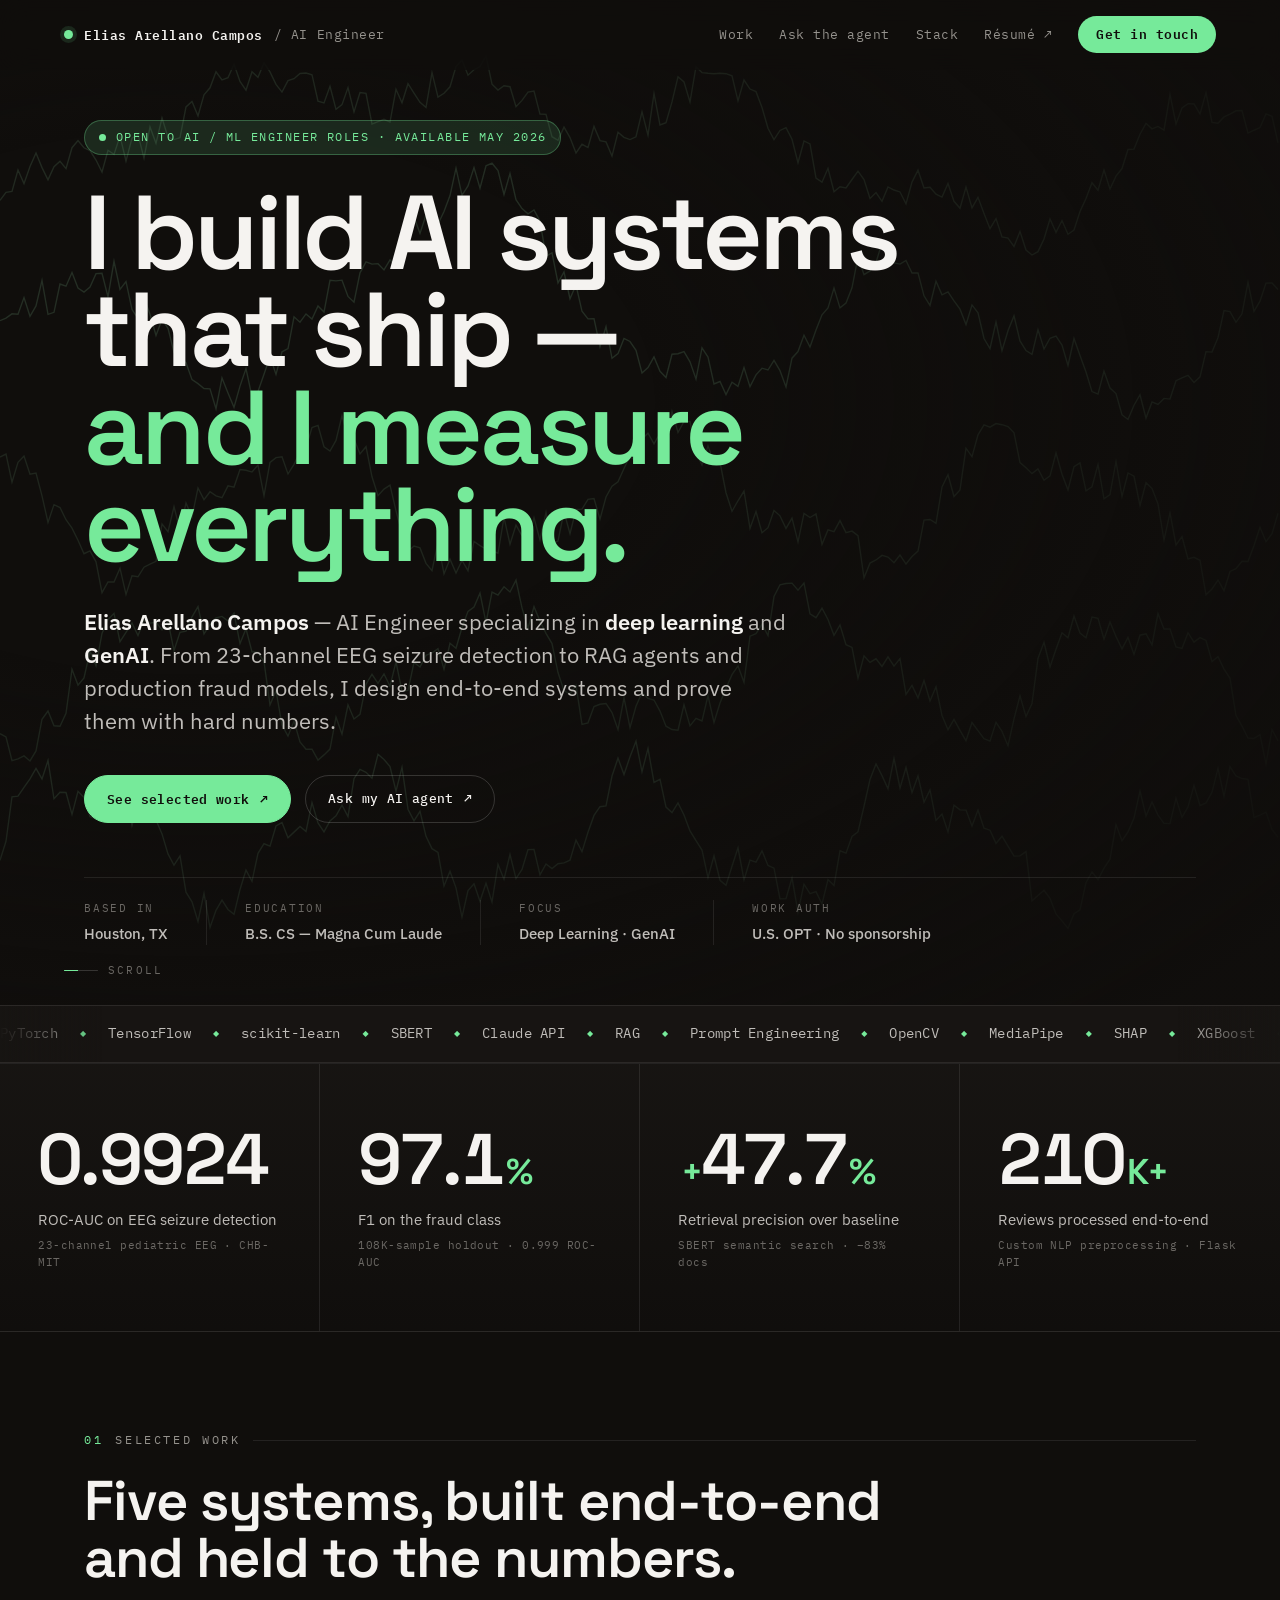
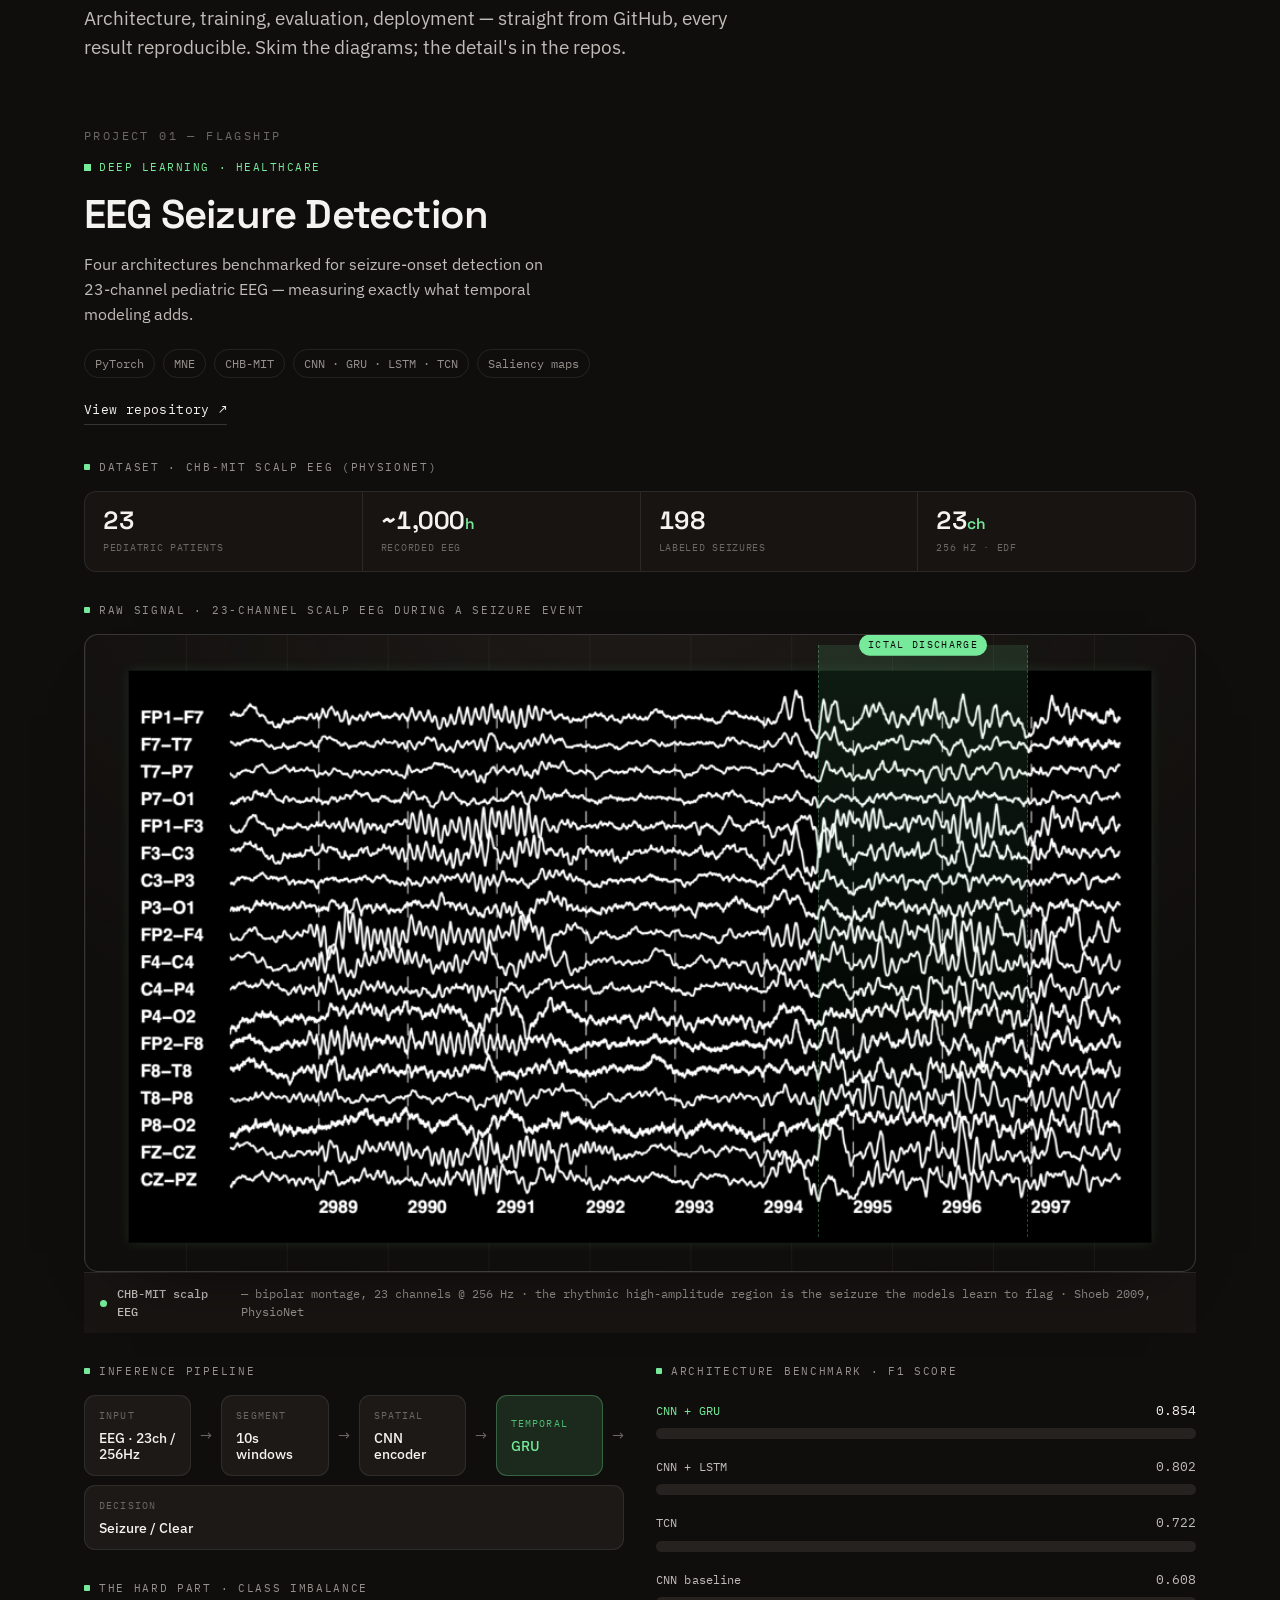
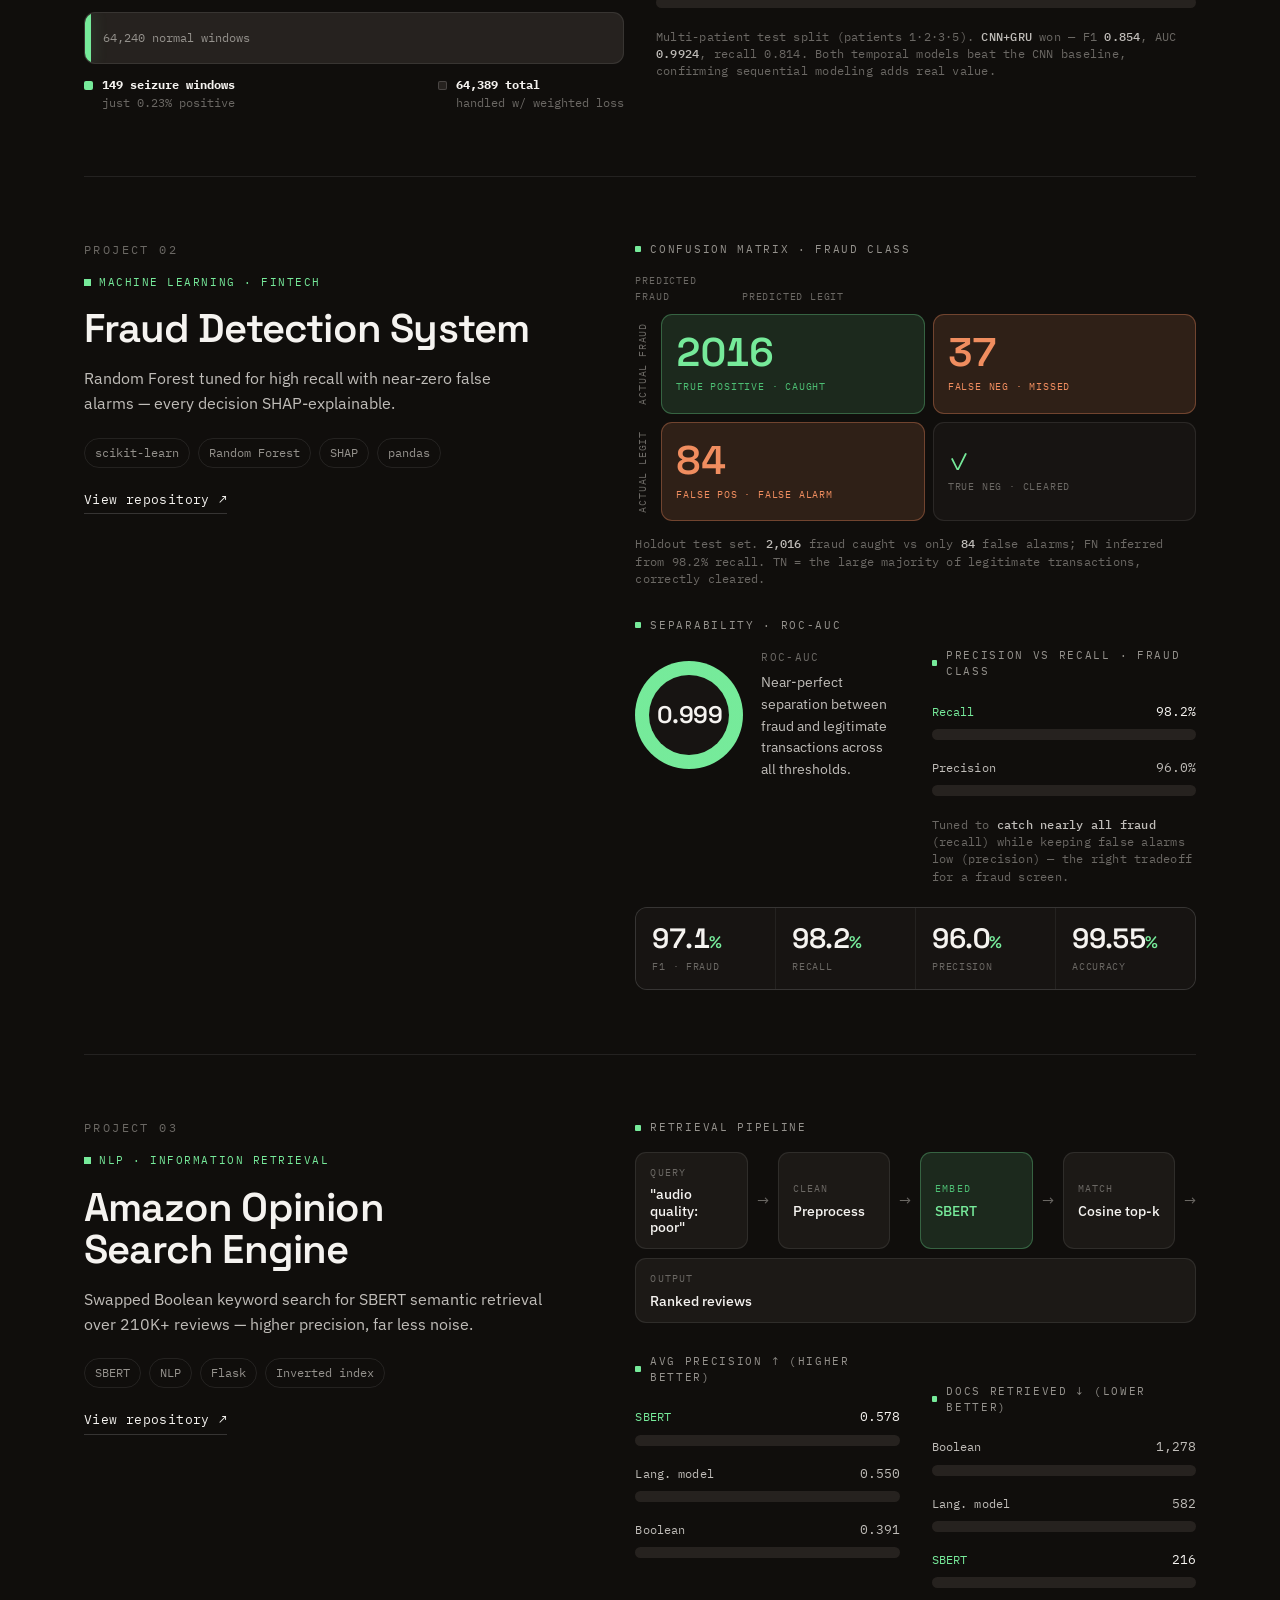
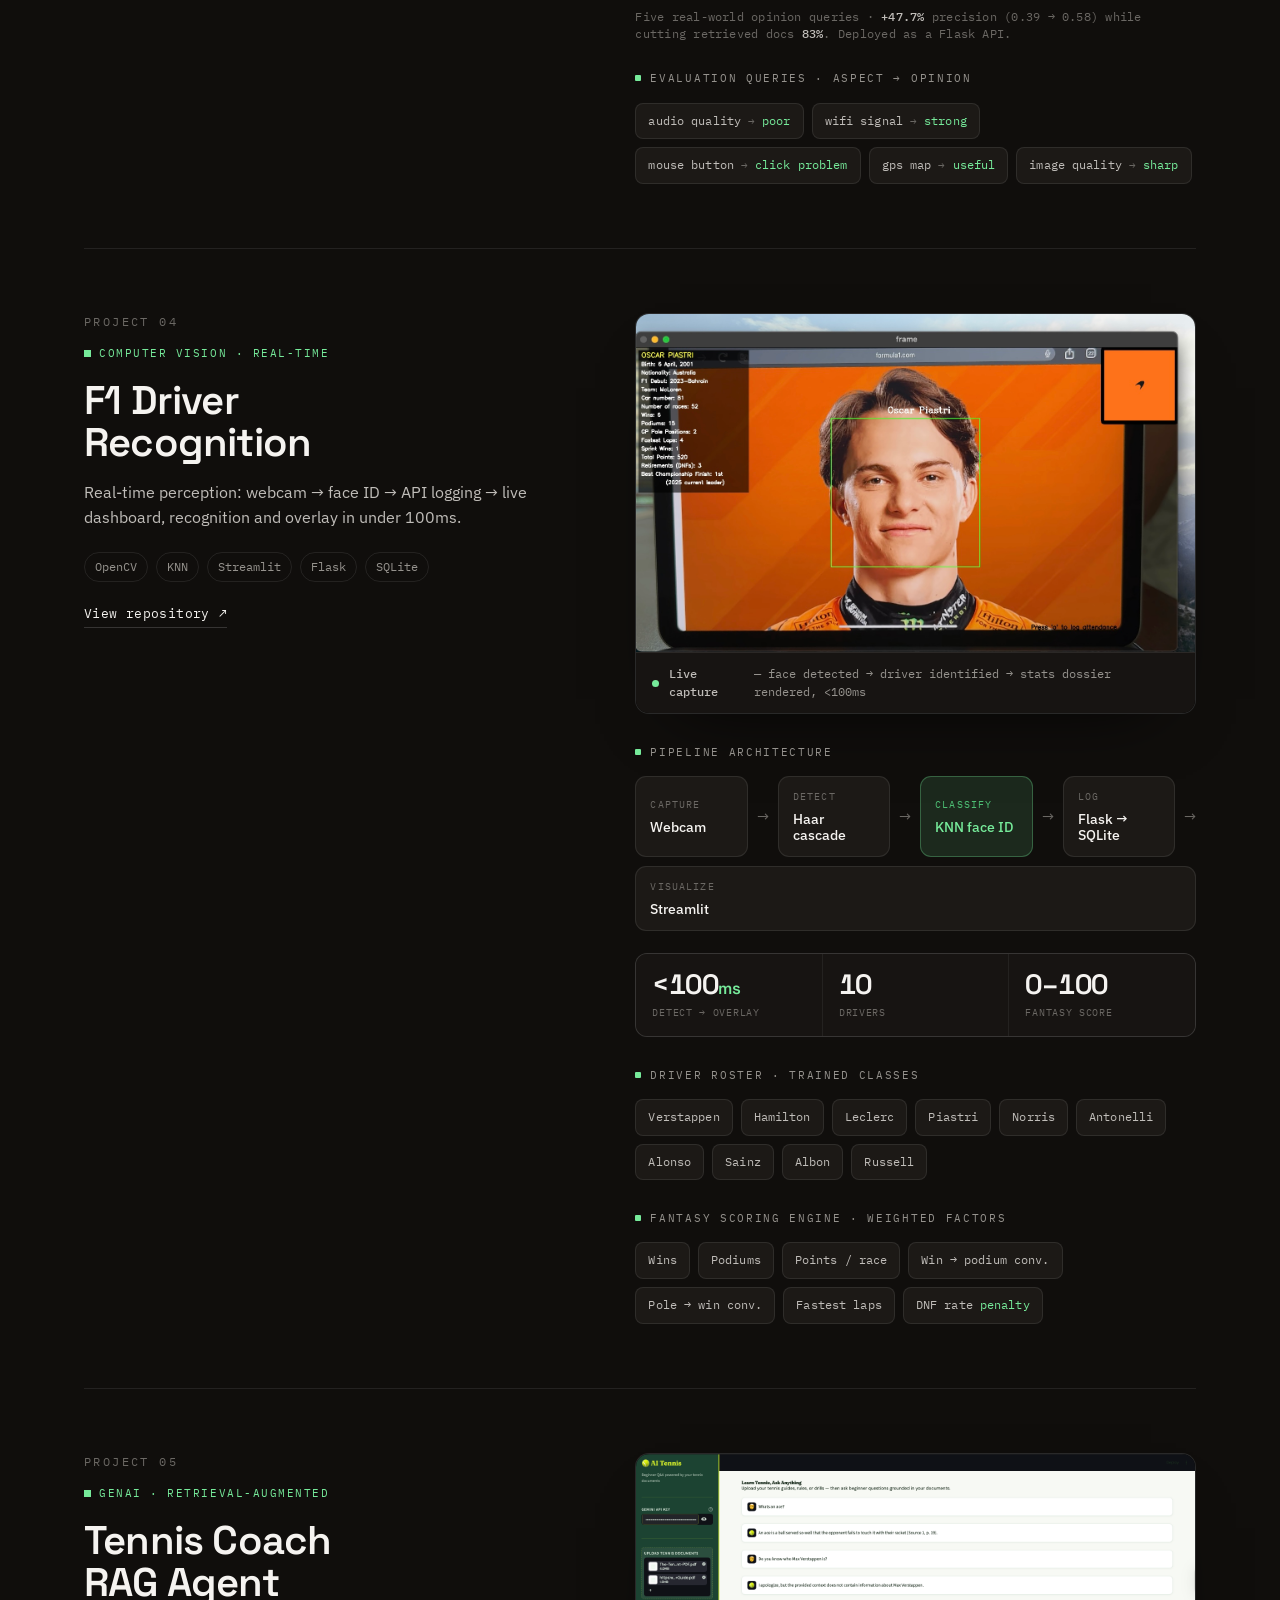
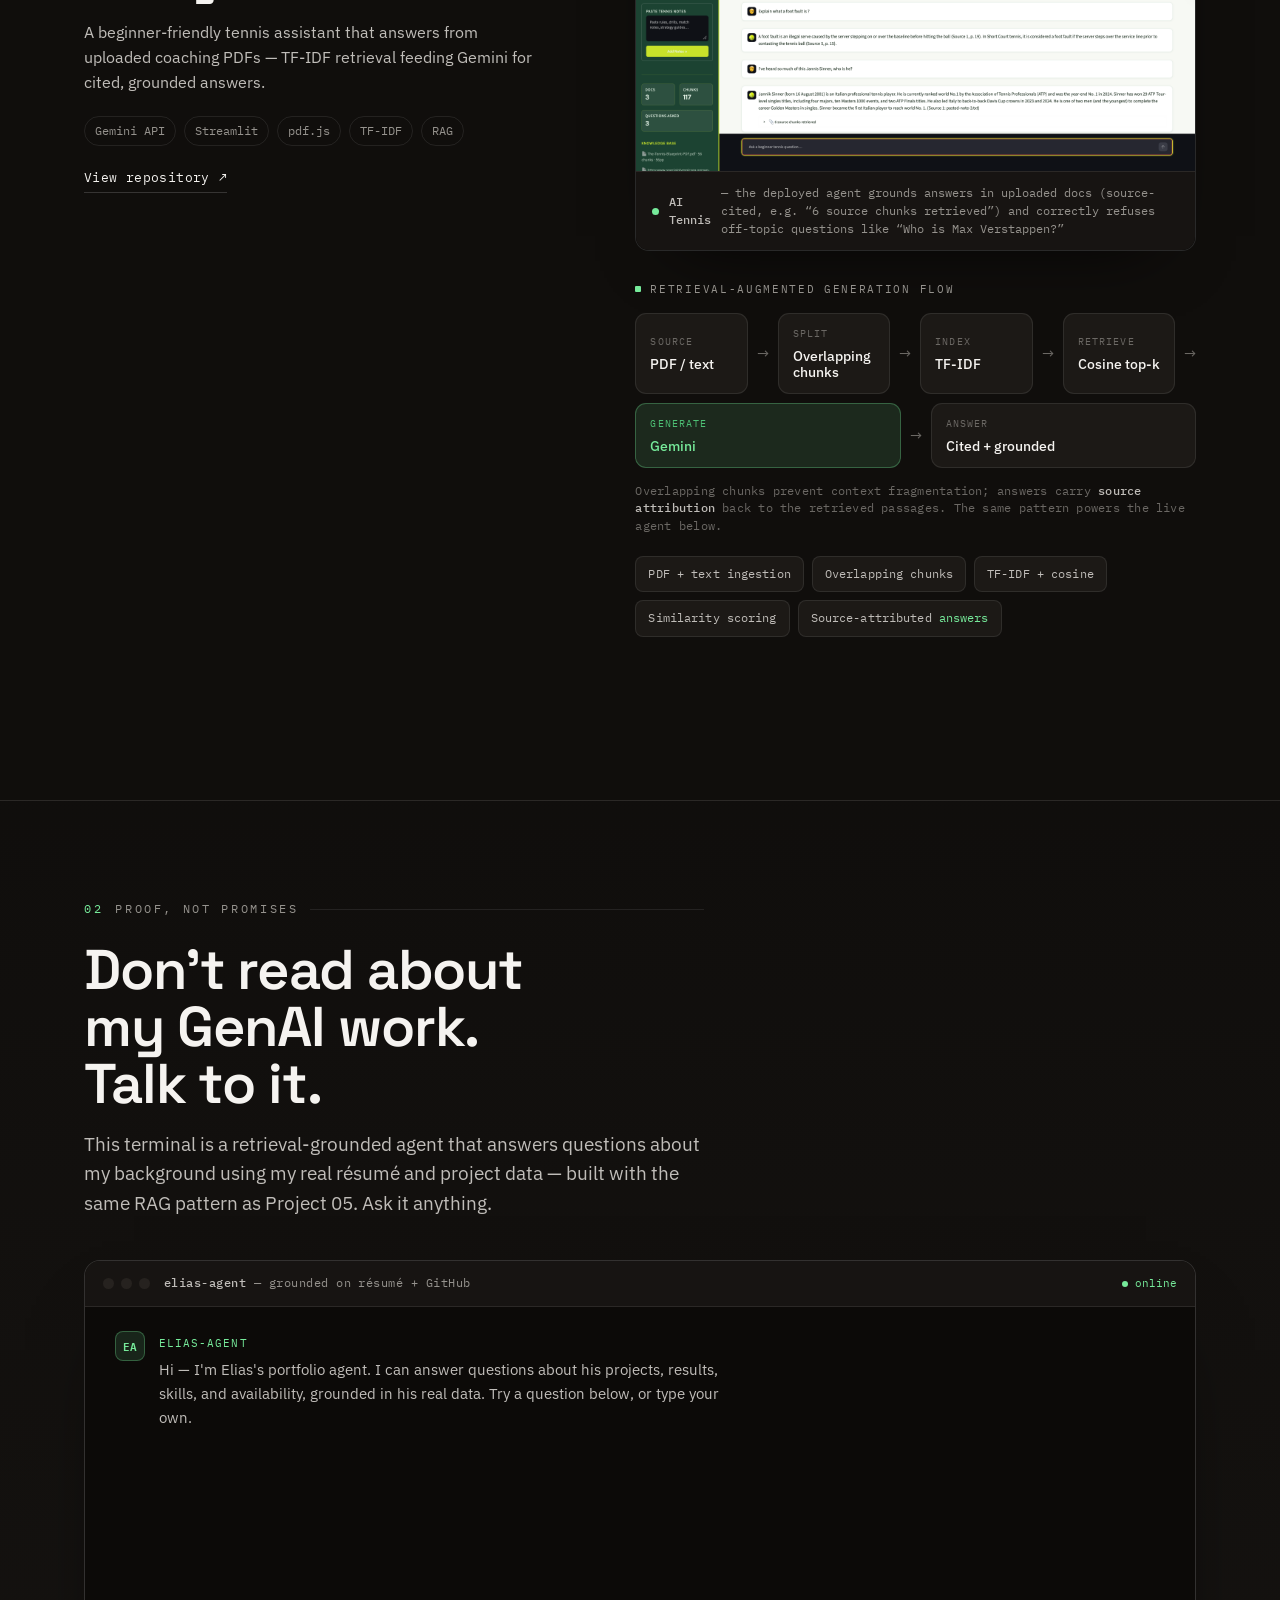
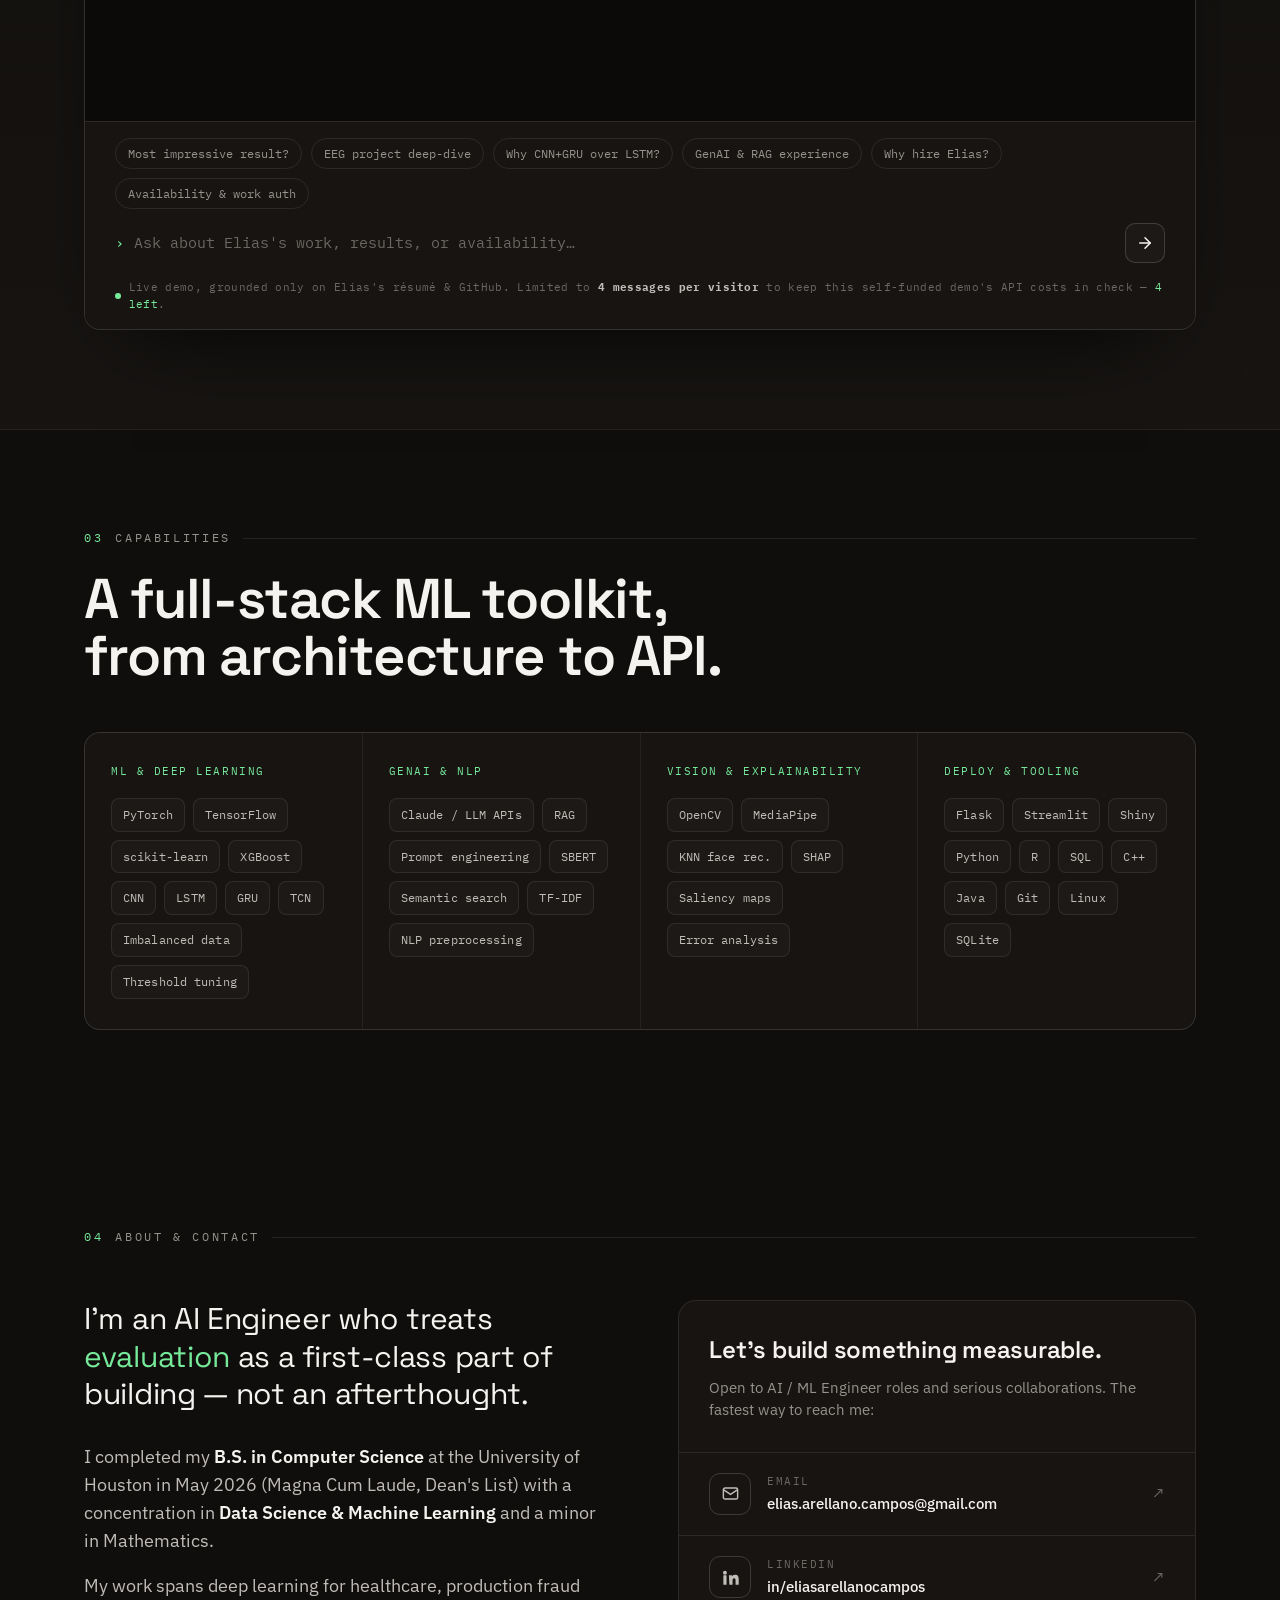
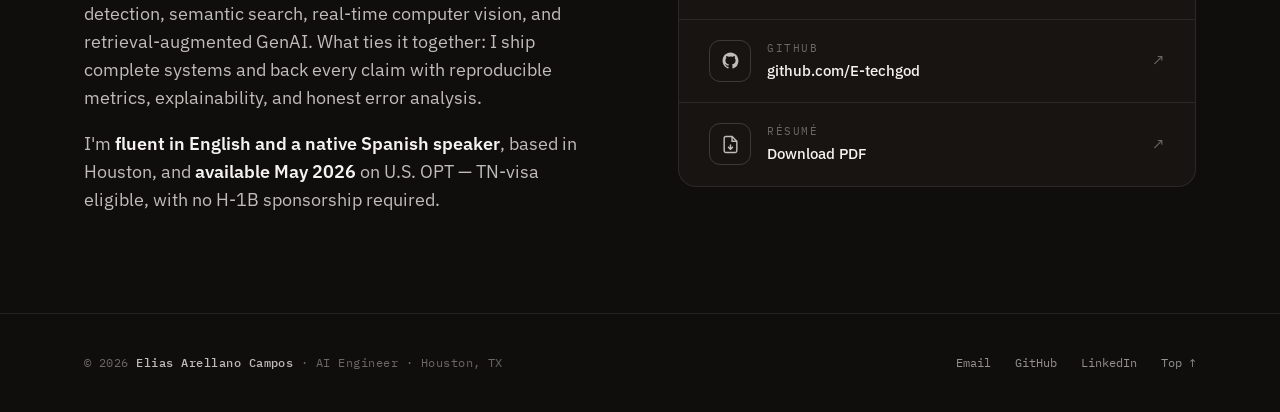
<file: index.html>
<!DOCTYPE html>
<html lang="en">
<head>
<meta charset="UTF-8" />
<meta name="viewport" content="width=device-width, initial-scale=1.0" />
<title>Elias Arellano Campos — AI Engineer</title>
<meta name="description" content="Elias Arellano Campos — AI Engineer building deep learning and GenAI systems that ship, measured by hard metrics. Houston, TX." />
<link rel="preconnect" href="https://fonts.googleapis.com" />
<link rel="preconnect" href="https://fonts.gstatic.com" crossorigin />
<link href="https://fonts.googleapis.com/css2?family=Space+Grotesk:wght@400;500;600;700&family=IBM+Plex+Sans:wght@400;500;600&family=IBM+Plex+Mono:wght@400;500;600&display=swap" rel="stylesheet" />
<link rel="stylesheet" href="styles.css" />
<link rel="stylesheet" href="visuals.css" />
</head>
<body>

<template id="__bundler_thumbnail" data-bg-color="#16130f">
  <svg viewBox="0 0 1200 800" xmlns="http://www.w3.org/2000/svg">
    <rect width="1200" height="800" fill="#16130f"/>
    <g fill="none" stroke="#97dea8" stroke-width="6" stroke-linecap="round" opacity="0.9">
      <path d="M120 400 L300 400 L340 250 L380 540 L430 400 L1080 400"/>
    </g>
    <circle cx="600" cy="400" r="14" fill="#97dea8"/>
    <text x="600" y="610" fill="#f4f1ec" font-family="monospace" font-size="54" font-weight="600" text-anchor="middle" letter-spacing="2">EAC</text>
    <text x="600" y="670" fill="#8a857d" font-family="monospace" font-size="26" text-anchor="middle" letter-spacing="6">AI ENGINEER</text>
  </svg>
</template>

<!-- ============ NAV ============ -->
<nav class="nav" id="nav">
  <a class="brand" href="#top">
    <span class="dot"></span>
    <b>Elias Arellano Campos</b><span>/ AI Engineer</span>
  </a>
  <div class="nav-links">
    <a href="#work" class="hide-sm">Work</a>
    <a href="#agent" class="hide-sm">Ask the agent</a>
    <a href="#stack" class="hide-sm">Stack</a>
    <a href="assets/Elias_Arellano_Campos_Resume.pdf" download="Elias_Arellano_Campos_Resume.pdf" target="_blank" rel="noopener" class="hide-sm">Résumé ↗</a>
    <a href="#contact" class="cta">Get in touch</a>
  </div>
</nav>

<!-- ============ HERO ============ -->
<header class="hero" id="top" data-screen-label="Hero">
  <canvas id="wave"></canvas>
  <div class="wrap">
    <div class="status reveal"><span class="led"></span> Open to AI / ML Engineer roles · Available May 2026</div>
    <h1 class="reveal">
      I build AI systems<br />that ship —<br /><span class="grad">and I measure<br />everything.</span>
    </h1>
    <p class="sub reveal">
      <b>Elias Arellano Campos</b> — AI Engineer specializing in <b>deep learning</b> and <b>GenAI</b>.
      From 23-channel EEG seizure detection to RAG agents and production fraud models, I design
      end-to-end systems and prove them with hard numbers.
    </p>
    <div class="hero-cta reveal">
      <a href="#work" class="btn primary">See selected work <span class="arr">↗</span></a>
      <a href="#agent" class="btn">Ask my AI agent <span class="arr">↗</span></a>
    </div>
    <div class="facts reveal">
      <div class="fact"><div class="k">Based in</div><div class="v">Houston, TX</div></div>
      <div class="fact"><div class="k">Education</div><div class="v">B.S. CS — Magna Cum Laude</div></div>
      <div class="fact"><div class="k">Focus</div><div class="v">Deep Learning · GenAI</div></div>
      <div class="fact"><div class="k">Work auth</div><div class="v">U.S. OPT · No sponsorship</div></div>
    </div>
  </div>
  <div class="scrollcue"><span class="bar"></span> Scroll</div>
</header>

<!-- ============ TECH MARQUEE ============ -->
<div class="marquee" aria-label="Tech stack">
  <div class="marquee-track" id="mqTrack">
    <span class="mq">PyTorch</span><span class="mq-sep">◆</span>
    <span class="mq">TensorFlow</span><span class="mq-sep">◆</span>
    <span class="mq">scikit-learn</span><span class="mq-sep">◆</span>
    <span class="mq">SBERT</span><span class="mq-sep">◆</span>
    <span class="mq">Claude API</span><span class="mq-sep">◆</span>
    <span class="mq">RAG</span><span class="mq-sep">◆</span>
    <span class="mq">Prompt Engineering</span><span class="mq-sep">◆</span>
    <span class="mq">OpenCV</span><span class="mq-sep">◆</span>
    <span class="mq">MediaPipe</span><span class="mq-sep">◆</span>
    <span class="mq">SHAP</span><span class="mq-sep">◆</span>
    <span class="mq">XGBoost</span><span class="mq-sep">◆</span>
    <span class="mq">Flask</span><span class="mq-sep">◆</span>
    <span class="mq">Streamlit</span><span class="mq-sep">◆</span>
    <span class="mq">pandas</span><span class="mq-sep">◆</span>
    <span class="mq">NumPy</span><span class="mq-sep">◆</span>
    <span class="mq">Python</span><span class="mq-sep">◆</span>
    <span class="mq">SQL</span><span class="mq-sep">◆</span>
    <span class="mq">Git</span><span class="mq-sep">◆</span>
  </div>
</div>

<!-- ============ METRICS ============ -->
<section class="metrics" aria-label="Headline results">
  <div class="grid">
    <div class="metric reveal">
      <div class="big" data-count="0.9924" data-dec="4">0.0000</div>
      <div class="lab">ROC-AUC on EEG seizure detection</div>
      <div class="ctx">23-channel pediatric EEG · CHB-MIT</div>
    </div>
    <div class="metric reveal">
      <div class="big" data-count="97.1" data-dec="1">0.0<span class="unit">%</span></div>
      <div class="lab">F1 on the fraud class</div>
      <div class="ctx">108K-sample holdout · 0.999 ROC-AUC</div>
    </div>
    <div class="metric reveal">
      <div class="big"><span class="unit">+</span><span data-count="47.7" data-dec="1">0.0</span><span class="unit">%</span></div>
      <div class="lab">Retrieval precision over baseline</div>
      <div class="ctx">SBERT semantic search · −83% docs</div>
    </div>
    <div class="metric reveal">
      <div class="big" data-count="210" data-dec="0">0<span class="unit">K+</span></div>
      <div class="lab">Reviews processed end-to-end</div>
      <div class="ctx">Custom NLP preprocessing · Flask API</div>
    </div>
  </div>
</section>

<!-- ============ WORK ============ -->
<main class="section wrap" id="work">
  <div class="reveal">
    <div class="eyebrow"><span class="num">01</span> Selected work</div>
    <h2 class="h-sec">Five systems, built end-to-end<br />and held to the numbers.</h2>
    <p class="lead">Architecture, training, evaluation, deployment — straight from GitHub, every result reproducible. Skim the diagrams; the detail's in the repos.</p>
  </div>

  <!-- FLAGSHIP: EEG -->
  <article class="proj flagship reveal" data-screen-label="Project: EEG">
    <div class="proj-index">PROJECT 01 — FLAGSHIP</div>
    <div class="proj-domain"><span class="sq"></span> Deep Learning · Healthcare</div>
    <h3>EEG Seizure Detection</h3>
    <p class="blurb">Four architectures benchmarked for seizure-onset detection on 23-channel pediatric EEG — measuring exactly what temporal modeling adds.</p>
    <div class="stack">
      <span>PyTorch</span><span>MNE</span><span>CHB-MIT</span><span>CNN · GRU · LSTM · TCN</span><span>Saliency maps</span>
    </div>
    <a class="proj-link" href="https://github.com/ZAYNKD40/DataScience_Seizure_Project" target="_blank" rel="noopener">View repository <span>↗</span></a>

    <div class="viz-block" style="margin-top:34px">
      <div class="viz-title">Dataset · CHB-MIT scalp EEG (PhysioNet)</div>
      <div class="dstrip">
        <div class="d"><div class="dn">23</div><div class="dl">Pediatric patients</div></div>
        <div class="d"><div class="dn">~1,000<span class="u">h</span></div><div class="dl">Recorded EEG</div></div>
        <div class="d"><div class="dn">198</div><div class="dl">Labeled seizures</div></div>
        <div class="d"><div class="dn">23<span class="u">ch</span></div><div class="dl">256 Hz · EDF</div></div>
      </div>
    </div>

    <div class="viz-block" style="margin-top:30px">
      <div class="viz-title">Raw signal · 23-channel scalp EEG during a seizure event</div>
      <figure class="eeg-trace">
        <div class="eeg-trace-img">
          <img src="assets/eeg-seizure-trace.png" alt="23-channel bipolar-montage scalp EEG showing rhythmic, high-amplitude ictal discharge across channels FP1–F7 through CZ–PZ over roughly a ten-second window" loading="lazy" />
          <span class="eeg-onset"><span class="eeg-onset-tag">ictal discharge</span></span>
        </div>
        <figcaption class="shot-cap">
          <span class="led"></span> <b>CHB-MIT scalp EEG</b> — bipolar montage, 23 channels @ 256 Hz · the rhythmic high-amplitude region is the seizure the models learn to flag · Shoeb 2009, PhysioNet
        </figcaption>
      </figure>
    </div>

    <div class="viz-2" style="margin-top:30px">
      <div>
        <div class="viz-block">
          <div class="viz-title">Inference pipeline</div>
          <div class="flow">
            <div class="flow-node"><span class="fn-tag">Input</span><span class="fn-label">EEG · 23ch / 256Hz</span></div>
            <span class="flow-arrow">→</span>
            <div class="flow-node"><span class="fn-tag">Segment</span><span class="fn-label">10s windows</span></div>
            <span class="flow-arrow">→</span>
            <div class="flow-node"><span class="fn-tag">Spatial</span><span class="fn-label">CNN encoder</span></div>
            <span class="flow-arrow">→</span>
            <div class="flow-node acc"><span class="fn-tag">Temporal</span><span class="fn-label">GRU</span></div>
            <span class="flow-arrow">→</span>
            <div class="flow-node"><span class="fn-tag">Decision</span><span class="fn-label">Seizure / Clear</span></div>
          </div>
        </div>
        <div class="viz-block">
          <div class="viz-title">The hard part · class imbalance</div>
          <div class="imbalance">
            <div class="imb-bar">
              <div class="imb-neg">64,240 normal windows</div>
              <div class="imb-pos"></div>
            </div>
            <div class="imb-legend">
              <div class="it"><span class="sw pos"></span><span class="tx"><b>149 seizure windows</b><span>just 0.23% positive</span></span></div>
              <div class="it"><span class="sw neg"></span><span class="tx"><b>64,389 total</b><span>handled w/ weighted loss</span></span></div>
            </div>
          </div>
        </div>
      </div>
      <div>
        <div class="viz-block">
          <div class="viz-title">Architecture benchmark · F1 score</div>
          <div class="barchart">
            <div class="bc-row best"><span class="bc-label">CNN + GRU</span><span class="bc-track"><span class="bc-fill" data-w="85.4"></span></span><span class="bc-val">0.854</span></div>
            <div class="bc-row"><span class="bc-label">CNN + LSTM</span><span class="bc-track"><span class="bc-fill" data-w="80.2"></span></span><span class="bc-val">0.802</span></div>
            <div class="bc-row"><span class="bc-label">TCN</span><span class="bc-track"><span class="bc-fill" data-w="72.2"></span></span><span class="bc-val">0.722</span></div>
            <div class="bc-row"><span class="bc-label">CNN baseline</span><span class="bc-track"><span class="bc-fill" data-w="60.8"></span></span><span class="bc-val">0.608</span></div>
          </div>
          <p class="viz-cap">Multi-patient test split (patients 1·2·3·5). <b>CNN+GRU</b> won — F1 <b>0.854</b>, AUC <b>0.9924</b>, recall 0.814. Both temporal models beat the CNN baseline, confirming sequential modeling adds real value.</p>
        </div>
      </div>
    </div>
  </article>

  <!-- FRAUD -->
  <article class="proj reveal" data-screen-label="Project: Fraud">
    <div class="proj-meta">
      <div class="proj-index">PROJECT 02</div>
      <div class="proj-domain"><span class="sq"></span> Machine Learning · Fintech</div>
      <h3>Fraud Detection System</h3>
      <p class="blurb">Random Forest tuned for high recall with near-zero false alarms — every decision SHAP-explainable.</p>
      <div class="stack"><span>scikit-learn</span><span>Random Forest</span><span>SHAP</span><span>pandas</span></div>
      <a class="proj-link" href="https://github.com/E-techgod/fraud-detection-ml" target="_blank" rel="noopener">View repository <span>↗</span></a>
    </div>
    <div class="proj-body">
      <div class="viz-block">
        <div class="viz-title">Confusion matrix · fraud class</div>
        <div class="cmatrix">
          <div class="cm-corner"></div>
          <div class="cm-col">Predicted fraud</div>
          <div class="cm-col">Predicted legit</div>
          <div class="cm-row">Actual fraud</div>
          <div class="cm-cell ok"><span class="cmn" data-count="2016" data-dec="0">0</span><span class="cml">True positive · caught</span></div>
          <div class="cm-cell err"><span class="cmn">37</span><span class="cml">False neg · missed</span></div>
          <div class="cm-row">Actual legit</div>
          <div class="cm-cell err"><span class="cmn">84</span><span class="cml">False pos · false alarm</span></div>
          <div class="cm-cell muted"><span class="check">✓</span><span class="cml">True neg · cleared</span></div>
        </div>
        <p class="viz-cap">Holdout test set. <b>2,016</b> fraud caught vs only <b>84</b> false alarms; FN inferred from 98.2% recall. TN = the large majority of legitimate transactions, correctly cleared.</p>
      </div>
      <div class="viz-2" style="margin-top:30px">
        <div class="viz-block">
          <div class="viz-title">Separability · ROC-AUC</div>
          <div class="ring-wrap">
            <div class="ring" style="--p:359.6"><span class="rv">0.999</span></div>
            <div class="ring-meta">
              <div class="rk">ROC-AUC</div>
              <div class="rd">Near-perfect separation between fraud and legitimate transactions across all thresholds.</div>
            </div>
          </div>
        </div>
        <div class="viz-block">
          <div class="viz-title">Precision vs recall · fraud class</div>
          <div class="barchart">
            <div class="bc-row best"><span class="bc-label">Recall</span><span class="bc-track"><span class="bc-fill" data-w="98.2"></span></span><span class="bc-val">98.2%</span></div>
            <div class="bc-row"><span class="bc-label">Precision</span><span class="bc-track"><span class="bc-fill" data-w="96.0"></span></span><span class="bc-val">96.0%</span></div>
          </div>
          <p class="viz-cap">Tuned to <b>catch nearly all fraud</b> (recall) while keeping false alarms low (precision) — the right tradeoff for a fraud screen.</p>
        </div>
      </div>
      <div class="kstrip">
        <div class="k"><div class="n">97.1<span class="u">%</span></div><div class="l">F1 · fraud</div></div>
        <div class="k"><div class="n">98.2<span class="u">%</span></div><div class="l">Recall</div></div>
        <div class="k"><div class="n">96.0<span class="u">%</span></div><div class="l">Precision</div></div>
        <div class="k"><div class="n">99.55<span class="u">%</span></div><div class="l">Accuracy</div></div>
      </div>
    </div>
  </article>

  <!-- AMAZON -->
  <article class="proj reveal" data-screen-label="Project: Search">
    <div class="proj-meta">
      <div class="proj-index">PROJECT 03</div>
      <div class="proj-domain"><span class="sq"></span> NLP · Information Retrieval</div>
      <h3>Amazon Opinion<br />Search Engine</h3>
      <p class="blurb">Swapped Boolean keyword search for SBERT semantic retrieval over 210K+ reviews — higher precision, far less noise.</p>
      <div class="stack"><span>SBERT</span><span>NLP</span><span>Flask</span><span>Inverted index</span></div>
      <a class="proj-link" href="https://github.com/E-techgod/amazon_search_engine" target="_blank" rel="noopener">View repository <span>↗</span></a>
    </div>
    <div class="proj-body">
      <div class="viz-block">
        <div class="viz-title">Retrieval pipeline</div>
        <div class="flow">
          <div class="flow-node"><span class="fn-tag">Query</span><span class="fn-label">"audio quality: poor"</span></div>
          <span class="flow-arrow">→</span>
          <div class="flow-node"><span class="fn-tag">Clean</span><span class="fn-label">Preprocess</span></div>
          <span class="flow-arrow">→</span>
          <div class="flow-node acc"><span class="fn-tag">Embed</span><span class="fn-label">SBERT</span></div>
          <span class="flow-arrow">→</span>
          <div class="flow-node"><span class="fn-tag">Match</span><span class="fn-label">Cosine top-k</span></div>
          <span class="flow-arrow">→</span>
          <div class="flow-node"><span class="fn-tag">Output</span><span class="fn-label">Ranked reviews</span></div>
        </div>
      </div>
      <div class="viz-2" style="margin-top:30px">
        <div class="viz-block">
          <div class="viz-title">Avg precision ↑ (higher better)</div>
          <div class="barchart">
            <div class="bc-row best"><span class="bc-label">SBERT</span><span class="bc-track"><span class="bc-fill" data-w="57.8"></span></span><span class="bc-val">0.578</span></div>
            <div class="bc-row"><span class="bc-label">Lang. model</span><span class="bc-track"><span class="bc-fill" data-w="55.0"></span></span><span class="bc-val">0.550</span></div>
            <div class="bc-row"><span class="bc-label">Boolean</span><span class="bc-track"><span class="bc-fill" data-w="39.1"></span></span><span class="bc-val">0.391</span></div>
          </div>
        </div>
        <div class="viz-block">
          <div class="viz-title">Docs retrieved ↓ (lower better)</div>
          <div class="barchart">
            <div class="bc-row down"><span class="bc-label">Boolean</span><span class="bc-track"><span class="bc-fill" data-w="100"></span></span><span class="bc-val">1,278</span></div>
            <div class="bc-row down"><span class="bc-label">Lang. model</span><span class="bc-track"><span class="bc-fill" data-w="45.5"></span></span><span class="bc-val">582</span></div>
            <div class="bc-row best"><span class="bc-label">SBERT</span><span class="bc-track"><span class="bc-fill" data-w="16.9"></span></span><span class="bc-val">216</span></div>
          </div>
        </div>
      </div>
      <p class="viz-cap">Five real-world opinion queries · <b>+47.7%</b> precision (0.39 → 0.58) while cutting retrieved docs <b>83%</b>. Deployed as a Flask API.</p>
      <div class="viz-block" style="margin-top:28px">
        <div class="viz-title">Evaluation queries · aspect → opinion</div>
        <div class="chipset">
          <span class="qc">audio quality <span class="qa">→</span> <em>poor</em></span>
          <span class="qc">wifi signal <span class="qa">→</span> <em>strong</em></span>
          <span class="qc">mouse button <span class="qa">→</span> <em>click problem</em></span>
          <span class="qc">gps map <span class="qa">→</span> <em>useful</em></span>
          <span class="qc">image quality <span class="qa">→</span> <em>sharp</em></span>
        </div>
      </div>
    </div>
  </article>

  <!-- F1 CV -->
  <article class="proj reveal" data-screen-label="Project: F1">
    <div class="proj-meta">
      <div class="proj-index">PROJECT 04</div>
      <div class="proj-domain"><span class="sq"></span> Computer Vision · Real-time</div>
      <h3>F1 Driver<br />Recognition</h3>
      <p class="blurb">Real-time perception: webcam → face ID → API logging → live dashboard, recognition and overlay in under 100ms.</p>
      <div class="stack"><span>OpenCV</span><span>KNN</span><span>Streamlit</span><span>Flask</span><span>SQLite</span></div>
      <a class="proj-link" href="https://github.com/E-techgod/f1_driver_recognition" target="_blank" rel="noopener">View repository <span>↗</span></a>
    </div>
    <div class="proj-body">
      <div class="viz-block">
        <div class="shot">
          <img src="assets/f1-recognition-demo.png" alt="Live F1 driver recognition: green bounding box around the detected face, name label, and a real-time stats dossier overlay" loading="lazy" />
          <div class="shot-cap"><span class="led"></span> <b>Live capture</b> — face detected → driver identified → stats dossier rendered, &lt;100ms</div>
        </div>
      </div>
      <div class="viz-block">
        <div class="viz-title">Pipeline architecture</div>
        <div class="flow">
          <div class="flow-node"><span class="fn-tag">Capture</span><span class="fn-label">Webcam</span></div>
          <span class="flow-arrow">→</span>
          <div class="flow-node"><span class="fn-tag">Detect</span><span class="fn-label">Haar cascade</span></div>
          <span class="flow-arrow">→</span>
          <div class="flow-node acc"><span class="fn-tag">Classify</span><span class="fn-label">KNN face ID</span></div>
          <span class="flow-arrow">→</span>
          <div class="flow-node"><span class="fn-tag">Log</span><span class="fn-label">Flask → SQLite</span></div>
          <span class="flow-arrow">→</span>
          <div class="flow-node"><span class="fn-tag">Visualize</span><span class="fn-label">Streamlit</span></div>
        </div>
      </div>
      <div class="kstrip">
        <div class="k"><div class="n">&lt;100<span class="u">ms</span></div><div class="l">Detect → overlay</div></div>
        <div class="k"><div class="n">10</div><div class="l">Drivers</div></div>
        <div class="k"><div class="n">0–100</div><div class="l">Fantasy score</div></div>
      </div>
      <div class="viz-block" style="margin-top:30px">
        <div class="viz-title">Driver roster · trained classes</div>
        <div class="chipset">
          <span class="qc">Verstappen</span><span class="qc">Hamilton</span><span class="qc">Leclerc</span>
          <span class="qc">Piastri</span><span class="qc">Norris</span><span class="qc">Antonelli</span>
          <span class="qc">Alonso</span><span class="qc">Sainz</span><span class="qc">Albon</span><span class="qc">Russell</span>
        </div>
      </div>
      <div class="viz-block">
        <div class="viz-title">Fantasy scoring engine · weighted factors</div>
        <div class="chipset">
          <span class="qc">Wins</span><span class="qc">Podiums</span><span class="qc">Points / race</span>
          <span class="qc">Win → podium conv.</span><span class="qc">Pole → win conv.</span>
          <span class="qc">Fastest laps</span><span class="qc">DNF rate <em>penalty</em></span>
        </div>
      </div>
    </div>
  </article>

  <!-- RAG -->
  <article class="proj reveal" data-screen-label="Project: RAG">
    <div class="proj-meta">
      <div class="proj-index">PROJECT 05</div>
      <div class="proj-domain"><span class="sq"></span> GenAI · Retrieval-Augmented</div>
      <h3>Tennis Coach<br />RAG Agent</h3>
      <p class="blurb">A beginner-friendly tennis assistant that answers from uploaded coaching PDFs — TF-IDF retrieval feeding Gemini for cited, grounded answers.</p>
      <div class="stack"><span>Gemini API</span><span>Streamlit</span><span>pdf.js</span><span>TF-IDF</span><span>RAG</span></div>
      <a class="proj-link" href="https://github.com/E-techgod/AI-Tennis" target="_blank" rel="noopener">View repository <span>↗</span></a>
    </div>
    <div class="proj-body">
      <div class="viz-block">
        <div class="shot">
          <img src="assets/rag-tennis-demo.png" alt="AI Tennis RAG agent UI: sidebar with API key, uploaded tennis PDFs and a knowledge base of 3 docs and 117 chunks; the chat answers beginner questions with source-cited passages and refuses an out-of-scope question about Max Verstappen" loading="lazy" />
          <div class="shot-cap"><span class="led"></span> <b>AI Tennis</b> — the deployed agent grounds answers in uploaded docs (source-cited, e.g. &ldquo;6 source chunks retrieved&rdquo;) and correctly refuses off-topic questions like &ldquo;Who is Max Verstappen?&rdquo;</div>
        </div>
      </div>
      <div class="viz-block">
        <div class="viz-title">Retrieval-augmented generation flow</div>
        <div class="flow">
          <div class="flow-node"><span class="fn-tag">Source</span><span class="fn-label">PDF / text</span></div>
          <span class="flow-arrow">→</span>
          <div class="flow-node"><span class="fn-tag">Split</span><span class="fn-label">Overlapping chunks</span></div>
          <span class="flow-arrow">→</span>
          <div class="flow-node"><span class="fn-tag">Index</span><span class="fn-label">TF-IDF</span></div>
          <span class="flow-arrow">→</span>
          <div class="flow-node"><span class="fn-tag">Retrieve</span><span class="fn-label">Cosine top-k</span></div>
          <span class="flow-arrow">→</span>
          <div class="flow-node acc"><span class="fn-tag">Generate</span><span class="fn-label">Gemini</span></div>
          <span class="flow-arrow">→</span>
          <div class="flow-node"><span class="fn-tag">Answer</span><span class="fn-label">Cited + grounded</span></div>
        </div>
        <p class="viz-cap">Overlapping chunks prevent context fragmentation; answers carry <b>source attribution</b> back to the retrieved passages. The same pattern powers the live agent below.</p>
        <div class="chipset" style="margin-top:22px">
          <span class="qc">PDF + text ingestion</span>
          <span class="qc">Overlapping chunks</span>
          <span class="qc">TF-IDF + cosine</span>
          <span class="qc">Similarity scoring</span>
          <span class="qc">Source-attributed <em>answers</em></span>
        </div>
      </div>
    </div>
  </article>
</main>

<!-- ============ ASK THE AGENT ============ -->
<section class="agent-sec section" id="agent" data-screen-label="Ask the agent">
  <div class="wrap">
    <div class="agent-head reveal">
      <div class="eyebrow"><span class="num">02</span> Proof, not promises</div>
      <h2 class="h-sec">Don't read about my GenAI work.<br />Talk to it.</h2>
      <p class="lead">This terminal is a retrieval-grounded agent that answers questions about my background using my real résumé and project data — built with the same RAG pattern as Project 05. Ask it anything.</p>
    </div>

    <div class="term reveal">
      <div class="term-bar">
        <div class="term-dots"><i></i><i></i><i></i></div>
        <div class="term-title"><b>elias-agent</b> — grounded on résumé + GitHub</div>
        <div class="term-status"><span class="led"></span> online</div>
      </div>
      <div class="term-body" id="termBody">
        <div class="msg bot">
          <div class="av">EA</div>
          <div class="body">
            <div class="who">elias-agent</div>
            Hi — I'm Elias's portfolio agent. I can answer questions about his projects, results, skills, and availability, grounded in his real data. Try a question below, or type your own.
          </div>
        </div>
      </div>
      <div class="term-foot">
        <div class="suggest" id="suggest">
          <button data-q="What's the most impressive result on this page?">Most impressive result?</button>
          <button data-q="Summarize the EEG seizure detection project and why it matters.">EEG project deep-dive</button>
          <button data-q="Why CNN+GRU over LSTM for the EEG model, and what tradeoffs were involved?">Why CNN+GRU over LSTM?</button>
          <button data-q="What's Elias's experience with GenAI, LLMs and RAG?">GenAI &amp; RAG experience</button>
          <button data-q="Why should I hire Elias as an AI Engineer?">Why hire Elias?</button>
          <button data-q="What's his work authorization and availability?">Availability &amp; work auth</button>
        </div>
        <div class="inputrow">
          <span class="prompt">›</span>
          <input id="agentInput" type="text" placeholder="Ask about Elias's work, results, or availability…" autocomplete="off" />
          <button class="send" id="agentSend" aria-label="Send">
            <svg width="18" height="18" viewBox="0 0 24 24" fill="none" stroke="currentColor" stroke-width="2" stroke-linecap="round" stroke-linejoin="round"><line x1="5" y1="12" x2="19" y2="12"/><polyline points="12 5 19 12 12 19"/></svg>
          </button>
        </div>
        <div class="agent-note">
          <span class="dot" style="width:6px;height:6px;border-radius:50%;background:var(--acc);display:inline-block"></span>
          <span>Live demo, grounded only on Elias's résumé &amp; GitHub. Limited to <b style="color:var(--ink-2)">4 messages per visitor</b> to keep this self-funded demo's API costs in check — <span id="msgLeft" style="color:var(--acc)">4 left</span>.</span>
        </div>
      </div>
    </div>
  </div>
</section>

<!-- ============ STACK ============ -->
<section class="section wrap" id="stack">
  <div class="reveal">
    <div class="eyebrow"><span class="num">03</span> Capabilities</div>
    <h2 class="h-sec">A full-stack ML toolkit,<br />from architecture to API.</h2>
  </div>
  <div class="caps reveal">
    <div class="cap">
      <div class="h">ML &amp; Deep Learning</div>
      <div class="chipset">
        <span class="qc">PyTorch</span><span class="qc">TensorFlow</span><span class="qc">scikit-learn</span><span class="qc">XGBoost</span><span class="qc">CNN</span><span class="qc">LSTM</span><span class="qc">GRU</span><span class="qc">TCN</span><span class="qc">Imbalanced data</span><span class="qc">Threshold tuning</span>
      </div>
    </div>
    <div class="cap">
      <div class="h">GenAI &amp; NLP</div>
      <div class="chipset">
        <span class="qc">Claude / LLM APIs</span><span class="qc">RAG</span><span class="qc">Prompt engineering</span><span class="qc">SBERT</span><span class="qc">Semantic search</span><span class="qc">TF-IDF</span><span class="qc">NLP preprocessing</span>
      </div>
    </div>
    <div class="cap">
      <div class="h">Vision &amp; Explainability</div>
      <div class="chipset">
        <span class="qc">OpenCV</span><span class="qc">MediaPipe</span><span class="qc">KNN face rec.</span><span class="qc">SHAP</span><span class="qc">Saliency maps</span><span class="qc">Error analysis</span>
      </div>
    </div>
    <div class="cap">
      <div class="h">Deploy &amp; Tooling</div>
      <div class="chipset">
        <span class="qc">Flask</span><span class="qc">Streamlit</span><span class="qc">Shiny</span><span class="qc">Python</span><span class="qc">R</span><span class="qc">SQL</span><span class="qc">C++</span><span class="qc">Java</span><span class="qc">Git</span><span class="qc">Linux</span><span class="qc">SQLite</span>
      </div>
    </div>
  </div>
</section>

<!-- ============ ABOUT + CONTACT ============ -->
<section class="section wrap" id="contact">
  <div class="reveal" style="margin-bottom:54px">
    <div class="eyebrow"><span class="num">04</span> About &amp; contact</div>
  </div>
  <div class="about-grid">
    <div class="about-body reveal">
      <p class="lq">I'm an AI Engineer who treats <em>evaluation</em> as a first-class part of building — not an afterthought.</p>
      <p>I completed my <b>B.S. in Computer Science</b> at the University of Houston in May 2026 (Magna Cum Laude, Dean's List) with a concentration in <b>Data Science &amp; Machine Learning</b> and a minor in Mathematics.</p>
      <p>My work spans deep learning for healthcare, production fraud detection, semantic search, real-time computer vision, and retrieval-augmented GenAI. What ties it together: I ship complete systems and back every claim with reproducible metrics, explainability, and honest error analysis.</p>
      <p>I'm <b>fluent in English and a native Spanish speaker</b>, based in Houston, and <b>available May 2026</b> on U.S. OPT — TN-visa eligible, with no H-1B sponsorship required.</p>
    </div>

    <div class="contact-card reveal">
      <div class="top">
        <div class="h">Let's build something measurable.</div>
        <p>Open to AI / ML Engineer roles and serious collaborations. The fastest way to reach me:</p>
      </div>
      <a class="clink" href="mailto:elias.arellano.campos@gmail.com">
        <span class="ic"><svg viewBox="0 0 24 24" fill="none" stroke="currentColor" stroke-width="1.8"><rect x="3" y="5" width="18" height="14" rx="2"/><path d="m3 7 9 6 9-6"/></svg></span>
        <span class="t"><span class="k">Email</span><span class="v">elias.arellano.campos@gmail.com</span></span>
        <span class="arr">↗</span>
      </a>
      <a class="clink" href="https://www.linkedin.com/in/eliasarellanocampos" target="_blank" rel="noopener noreferrer">
        <span class="ic"><svg viewBox="0 0 24 24" fill="currentColor"><path d="M4.98 3.5a2.5 2.5 0 1 1 0 5 2.5 2.5 0 0 1 0-5zM3 9h4v12H3zM10 9h3.8v1.7h.05c.53-1 1.83-2.05 3.77-2.05 4.03 0 4.78 2.65 4.78 6.1V21h-4v-5.3c0-1.27-.02-2.9-1.77-2.9-1.77 0-2.04 1.38-2.04 2.8V21h-4z"/></svg></span>
        <span class="t"><span class="k">LinkedIn</span><span class="v">in/eliasarellanocampos</span></span>
        <span class="arr">↗</span>
      </a>
      <a class="clink" href="https://github.com/E-techgod" target="_blank">
        <span class="ic"><svg viewBox="0 0 24 24" fill="currentColor"><path d="M12 2C6.48 2 2 6.58 2 12.25c0 4.53 2.87 8.37 6.85 9.73.5.1.68-.22.68-.49 0-.24-.01-.88-.01-1.73-2.78.62-3.37-1.37-3.37-1.37-.46-1.18-1.11-1.5-1.11-1.5-.91-.64.07-.62.07-.62 1 .07 1.53 1.06 1.53 1.06.89 1.56 2.34 1.11 2.91.85.09-.66.35-1.11.63-1.37-2.22-.26-4.55-1.14-4.55-5.06 0-1.12.39-2.03 1.03-2.75-.1-.26-.45-1.3.1-2.7 0 0 .84-.27 2.75 1.05a9.36 9.36 0 0 1 5 0c1.91-1.32 2.75-1.05 2.75-1.05.55 1.4.2 2.44.1 2.7.64.72 1.03 1.63 1.03 2.75 0 3.93-2.34 4.79-4.57 5.05.36.32.68.94.68 1.9 0 1.37-.01 2.47-.01 2.81 0 .27.18.6.69.49A10.26 10.26 0 0 0 22 12.25C22 6.58 17.52 2 12 2z"/></svg></span>
        <span class="t"><span class="k">GitHub</span><span class="v">github.com/E-techgod</span></span>
        <span class="arr">↗</span>
      </a>
      <a class="clink" href="assets/Elias_Arellano_Campos_Resume.pdf" download="Elias_Arellano_Campos_Resume.pdf" target="_blank" rel="noopener">
        <span class="ic"><svg viewBox="0 0 24 24" fill="none" stroke="currentColor" stroke-width="1.8"><path d="M14 2H6a2 2 0 0 0-2 2v16a2 2 0 0 0 2 2h12a2 2 0 0 0 2-2V8z"/><path d="M14 2v6h6"/><path d="M12 18v-6"/><path d="m9 15 3 3 3-3"/></svg></span>
        <span class="t"><span class="k">Résumé</span><span class="v">Download PDF</span></span>
        <span class="arr">↗</span>
      </a>
    </div>
  </div>
</section>

<!-- ============ FOOTER ============ -->
<footer class="footer">
  <div class="wrap">
    <div class="l">© 2026 <b>Elias Arellano Campos</b> · AI Engineer · Houston, TX</div>
    <div class="r">
      <a href="mailto:elias.arellano.campos@gmail.com">Email</a>
      <a href="https://github.com/E-techgod" target="_blank">GitHub</a>
      <a href="https://www.linkedin.com/in/eliasarellanocampos" target="_blank" rel="noopener noreferrer">LinkedIn</a>
      <a href="#top">Top ↑</a>
    </div>
  </div>
</footer>

<script>
/* =========================================================
   Elias Arellano Campos — portfolio interactions
   ========================================================= */
(function () {
  "use strict";
  const reduce = window.matchMedia("(prefers-reduced-motion: reduce)").matches;

  /* ---------- nav shadow on scroll ---------- */
  const nav = document.getElementById("nav");
  const onScroll = () => nav.classList.toggle("scrolled", window.scrollY > 24);
  onScroll();
  window.addEventListener("scroll", onScroll, { passive: true });

  /* ---------- marquee: duplicate track for seamless loop ---------- */
  const mqTrack = document.getElementById("mqTrack");
  if (mqTrack && !reduce) {
    mqTrack.innerHTML = mqTrack.innerHTML + mqTrack.innerHTML;
  }

  /* ---------- reveal on scroll ---------- */
  const revs = [...document.querySelectorAll(".reveal")];
  if (reduce) {
    revs.forEach((r) => r.classList.add("in"));
  } else {
    const io = new IntersectionObserver(
      (entries) => {
        entries.forEach((e) => {
          if (e.isIntersecting) {
            e.target.classList.add("in");
            io.unobserve(e.target);
          }
        });
      },
      { threshold: 0.12, rootMargin: "0px 0px -8% 0px" }
    );
    revs.forEach((r) => io.observe(r));
  }

  /* ---------- animated count-up ---------- */
  function animateCount(el) {
    const target = parseFloat(el.dataset.count);
    const dec = parseInt(el.dataset.dec || "0", 10);
    const unitSpan = el.querySelector(".unit");
    const unitHTML = unitSpan ? unitSpan.outerHTML : "";
    if (reduce) {
      el.innerHTML = target.toFixed(dec) + unitHTML;
      return;
    }
    const dur = 1500;
    const t0 = performance.now();
    function frame(now) {
      const p = Math.min(1, (now - t0) / dur);
      const eased = 1 - Math.pow(1 - p, 3);
      const val = (target * eased).toFixed(dec);
      el.innerHTML = val + unitHTML;
      if (p < 1) requestAnimationFrame(frame);
      else el.innerHTML = target.toFixed(dec) + unitHTML;
    }
    requestAnimationFrame(frame);
  }
  const counters = [...document.querySelectorAll("[data-count]")];
  const cio = new IntersectionObserver(
    (entries) => {
      entries.forEach((e) => {
        if (e.isIntersecting) {
          animateCount(e.target);
          cio.unobserve(e.target);
        }
      });
    },
    { threshold: 0.5 }
  );
  counters.forEach((c) => cio.observe(c));

  /* ---------- bar fills (charts) ---------- */
  const bio = new IntersectionObserver(
    (entries) => {
      entries.forEach((e) => {
        if (e.isIntersecting) {
          const el = e.target;
          const w = parseFloat(el.dataset.w);
          requestAnimationFrame(() => {
            el.style.width = (isNaN(w) ? 0 : w) + "%";
          });
          bio.unobserve(el);
        }
      });
    },
    { threshold: 0.1 }
  );
  document.querySelectorAll(".bar i, .bc-fill").forEach((i) => {
    i.style.width = "0%";
    bio.observe(i);
  });

  /* =========================================================
     HERO WAVEFORM — oscilloscope / EEG signal motif
     ========================================================= */
  const canvas = document.getElementById("wave");
  if (canvas && !reduce) {
    const ctx = canvas.getContext("2d");
    let W, H, dpr;
    const accent = "151, 222, 168";
    function resize() {
      dpr = Math.min(2, window.devicePixelRatio || 1);
      W = canvas.clientWidth;
      H = canvas.clientHeight;
      canvas.width = W * dpr;
      canvas.height = H * dpr;
      ctx.setTransform(dpr, 0, 0, dpr, 0, 0);
    }
    resize();
    window.addEventListener("resize", resize);

    const channels = 5;
    function rng(seed) {
      return function () {
        seed = (seed * 9301 + 49297) % 233280;
        return seed / 233280;
      };
    }
    const seeds = Array.from({ length: channels }, (_, i) => rng(i * 97 + 11));

    let t = 0;
    function noiseLine(yBase, amp, freq, phase, rand) {
      ctx.beginPath();
      const step = 6;
      for (let x = 0; x <= W; x += step) {
        const n =
          Math.sin(x * freq + phase) * amp +
          Math.sin(x * freq * 2.3 + phase * 1.7) * amp * 0.4 +
          (rand(x) - 0.5) * amp * 0.7;
        const burst =
          Math.exp(-Math.pow(((x / W) * 6 + Math.sin(phase * 0.5)) % 6 - 3, 2) * 2) *
          amp *
          2.4 *
          Math.max(0, Math.sin(phase * 0.6));
        const y = yBase + n - burst;
        if (x === 0) ctx.moveTo(x, y);
        else ctx.lineTo(x, y);
      }
    }
    function draw() {
      ctx.clearRect(0, 0, W, H);
      const gap = H / (channels + 1);
      for (let c = 0; c < channels; c++) {
        const yBase = gap * (c + 1);
        const amp = gap * 0.34;
        const freq = 0.012 + c * 0.0026;
        const phase = t * (0.9 + c * 0.18) + c * 1.3;
        const fade = 0.16 + 0.12 * Math.abs(Math.sin(t * 0.3 + c));
        ctx.strokeStyle = `rgba(${accent}, ${fade})`;
        ctx.lineWidth = 1.4;
        const r = seeds[c];
        let cache = {};
        const rand = (x) => {
          if (cache[x] === undefined) cache[x] = r();
          return cache[x];
        };
        noiseLine(yBase, amp, freq, phase, rand);
        ctx.stroke();
      }
      t += 0.025;
      requestAnimationFrame(draw);
    }
    draw();
  }

  /* =========================================================
     ASK THE AGENT — server-backed Q&A
     ========================================================= */
  const body = document.getElementById("termBody");
  const input = document.getElementById("agentInput");
  const sendBtn = document.getElementById("agentSend");
  const suggest = document.getElementById("suggest");
  const MAX_MSGS = 4;
  let sessionCount = 0;
  let busy = false;
  const convo = []; // [{role:'user'|'assistant', content}]
  const leftEl = document.getElementById("msgLeft");

  function updateCounter() {
    const left = Math.max(0, MAX_MSGS - sessionCount);
    if (leftEl) leftEl.textContent = left + " left";
  }

  function lockInput() {
    input.disabled = true;
    sendBtn.disabled = true;
    input.value = "";
    input.placeholder = "Message limit reached — email Elias to keep talking";
    suggest.style.display = "none";
  }

  function addMsg(role, text) {
    const wrap = document.createElement("div");
    wrap.className = "msg " + (role === "user" ? "user" : "bot");
    wrap.innerHTML =
      '<div class="av">' + (role === "user" ? "you" : "EA") + '</div>' +
      '<div class="body"><div class="who">' + (role === "user" ? "you" : "elias-agent") + '</div><span class="txt"></span></div>';
    wrap.querySelector(".txt").textContent = text;
    body.appendChild(wrap);
    body.scrollTop = body.scrollHeight;
    return wrap.querySelector(".txt");
  }

  function addTyping() {
    const wrap = document.createElement("div");
    wrap.className = "msg bot";
    wrap.innerHTML = '<div class="av">EA</div><div class="body"><div class="who">elias-agent</div><span class="typing"><i></i><i></i><i></i></span></div>';
    body.appendChild(wrap);
    body.scrollTop = body.scrollHeight;
    return wrap;
  }

  // inline formatting: **bold** within a single line
  function applyInline(target, text) {
    const parts = text.split(/(\*\*[^*]+\*\*)/g);
    parts.forEach((p) => {
      if (!p) return;
      if (/^\*\*[^*]+\*\*$/.test(p)) {
        const b = document.createElement("b");
        b.textContent = p.slice(2, -2);
        target.appendChild(b);
      } else {
        target.appendChild(document.createTextNode(p));
      }
    });
  }

  // block formatting: blank line -> paragraph break, "- " lines -> bullet list.
  // Rebuilt on every streamed slice, so it must tolerate partial markdown.
  function renderRich(el, text) {
    el.innerHTML = "";
    const lines = text.split("\n");
    let buf = [];
    let list = null;
    function flushPara() {
      if (!buf.length) return;
      const p = document.createElement("p");
      p.className = "ln";
      buf.forEach((ln, idx) => {
        if (idx) p.appendChild(document.createElement("br"));
        applyInline(p, ln);
      });
      el.appendChild(p);
      buf = [];
    }
    for (const raw of lines) {
      const line = raw.replace(/\s+$/, "");
      const bullet = /^\s*(?:[-*•])\s+(.*)$/.exec(line);
      if (bullet) {
        flushPara();
        if (!list) {
          list = document.createElement("ul");
          list.className = "ans-list";
          el.appendChild(list);
        }
        const li = document.createElement("li");
        applyInline(li, bullet[1]);
        list.appendChild(li);
      } else if (line.trim() === "") {
        flushPara();
        list = null;
      } else {
        list = null;
        buf.push(line);
      }
    }
    flushPara();
  }

  async function getReply(messages) {
    const r = await fetch("/api/chat", {
      method: "POST",
      headers: { "content-type": "application/json" },
      body: JSON.stringify({ messages: messages }),
    });
    if (!r.ok) {
      throw new Error("backend unavailable");
    }
    const data = await r.json();
    return (data && typeof data.text === "string" && data.text.trim()) ? data.text.trim() : "";
  }

  async function ask(q) {
    if (busy || !q.trim() || sessionCount >= MAX_MSGS) return;
    busy = true;
    sendBtn.disabled = true;
    addMsg("user", q);
    convo.push({ role: "user", content: q.trim() });
    sessionCount++;
    updateCounter();
    input.value = "";
    const typing = addTyping();

    try {
      const answer =
        (await getReply(convo)) ||
        "Sorry — I couldn't generate a response just now. Email Elias at elias.arellano.campos@gmail.com.";
      typing.remove();
      const el = addMsg("bot", "");
      convo.push({ role: "assistant", content: answer });
      if (reduce) {
        renderRich(el, answer);
        body.scrollTop = body.scrollHeight;
      } else {
        let i = 0;
        const speed = Math.max(6, Math.min(18, 900 / answer.length));
        (function type() {
          i += 2;
          renderRich(el, answer.slice(0, i));
          body.scrollTop = body.scrollHeight;
          if (i < answer.length) setTimeout(type, speed);
        })();
      }
    } catch (err) {
      typing.remove();
      addMsg(
        "bot",
        "The live demo is unavailable right now. You can still reach Elias directly at elias.arellano.campos@gmail.com — and explore the projects above."
      );
    } finally {
      busy = false;
      if (sessionCount >= MAX_MSGS) {
        lockInput();
        setTimeout(function () {
          addMsg(
            "bot",
            "That's the 4-message limit for this demo — it's self-funded, so I cap it to keep API costs sane. For anything more, email Elias at elias.arellano.campos@gmail.com or connect on LinkedIn. He'd genuinely love to talk."
          );
        }, 600);
      } else {
        sendBtn.disabled = false;
        input.focus();
      }
    }
  }

  updateCounter();
  sendBtn.addEventListener("click", () => ask(input.value));
  input.addEventListener("keydown", (e) => {
    if (e.key === "Enter") ask(input.value);
  });
  suggest.addEventListener("click", (e) => {
    const btn = e.target.closest("button");
    if (btn) ask(btn.dataset.q);
  });
})();
</script>
</body>
</html>
</file>
<file: styles.css>
/* ============================================================
   Elias Arellano Campos — AI Engineer
   Technical-editorial system
   ============================================================ */

:root{
  /* surfaces */
  --bg:        oklch(0.165 0.005 65);
  --bg-2:      oklch(0.195 0.006 65);
  --surface:   oklch(0.215 0.007 66);
  --surface-2: oklch(0.255 0.008 66);

  /* ink */
  --ink:       oklch(0.965 0.004 85);
  --ink-2:     oklch(0.80 0.006 80);
  --muted:     oklch(0.66 0.008 78);
  --faint:     oklch(0.52 0.008 78);

  /* accent — luminous signal green */
  --acc:       oklch(0.85 0.155 152);
  --acc-deep:  oklch(0.72 0.15 152);
  --acc-soft:  oklch(0.85 0.155 152 / 0.12);
  --acc-line:  oklch(0.85 0.155 152 / 0.30);

  /* hairlines */
  --line:      oklch(1 0 0 / 0.085);
  --line-2:    oklch(1 0 0 / 0.16);

  --maxw: 1240px;
  --pad: clamp(20px, 5vw, 64px);

  --sans: "IBM Plex Sans", system-ui, sans-serif;
  --disp: "Space Grotesk", "IBM Plex Sans", sans-serif;
  --mono: "IBM Plex Mono", ui-monospace, monospace;

  --ease: cubic-bezier(.22,.61,.36,1);
}

*{ box-sizing:border-box; margin:0; padding:0; }
html{ scroll-behavior:smooth; -webkit-text-size-adjust:100%; }
body{
  background:var(--bg);
  color:var(--ink);
  font-family:var(--sans);
  font-size:16px;
  line-height:1.55;
  -webkit-font-smoothing:antialiased;
  text-rendering:optimizeLegibility;
  overflow-x:hidden;
}
body::selection,*::selection{ background:var(--acc-soft); color:var(--ink); }
a{ color:inherit; text-decoration:none; }
img{ display:block; max-width:100%; }

/* ---------- shared layout ---------- */
.wrap{ max-width:var(--maxw); margin-inline:auto; padding-inline:var(--pad); }
.section{ position:relative; padding-block:clamp(72px,11vh,140px); }
.eyebrow{
  font-family:var(--mono);
  font-size:12px;
  letter-spacing:.22em;
  text-transform:uppercase;
  color:var(--muted);
  display:flex; align-items:center; gap:12px;
}
.eyebrow .num{ color:var(--acc); }
.eyebrow::after{ content:""; flex:1; height:1px; background:var(--line); }
.eyebrow.tight::after{ display:none; }

.h-sec{
  font-family:var(--disp);
  font-weight:600;
  font-size:clamp(30px,4.6vw,56px);
  line-height:1.02;
  letter-spacing:-0.02em;
  margin-top:22px;
  text-wrap:balance;
}
.lead{
  color:var(--ink-2);
  font-size:clamp(16px,1.5vw,19px);
  max-width:60ch;
  margin-top:18px;
  text-wrap:pretty;
}

/* ---------- nav ---------- */
.nav{
  position:fixed; inset:0 0 auto 0; z-index:50;
  display:flex; align-items:center; justify-content:space-between;
  padding:16px var(--pad);
  background:oklch(0.165 0.005 65 / 0.6);
  backdrop-filter:blur(14px) saturate(1.2);
  border-bottom:1px solid transparent;
  transition:border-color .4s var(--ease), background .4s var(--ease);
}
.nav.scrolled{ border-bottom-color:var(--line); background:oklch(0.15 0.005 65 / 0.82); }
.brand{ display:flex; align-items:center; gap:11px; font-family:var(--mono); font-size:13px; letter-spacing:.04em; white-space:nowrap; min-width:0; }
.brand b,.brand span{ white-space:nowrap; }
.brand .dot{ width:9px; height:9px; border-radius:50%; background:var(--acc); box-shadow:0 0 0 4px var(--acc-soft); animation:pulse 3.5s var(--ease) infinite; }
@keyframes pulse{ 0%,100%{ box-shadow:0 0 0 3px var(--acc-soft);} 50%{ box-shadow:0 0 0 7px transparent;} }
.brand b{ font-weight:600; color:var(--ink); }
.brand span{ color:var(--muted); }
.nav-links{ display:flex; align-items:center; gap:26px; font-family:var(--mono); font-size:12.5px; letter-spacing:.04em; white-space:nowrap; }
.nav-links a{ color:var(--muted); transition:color .25s var(--ease); position:relative; }
.nav-links a:hover{ color:var(--ink); }
.nav-links a.cta{ color:var(--bg); background:var(--acc); padding:9px 18px; border-radius:100px; font-weight:600; white-space:nowrap; }
.nav-links a.cta:hover{ background:var(--ink); }
.nav-links .hide-sm{ }
@media(max-width:980px){ .nav-links a.hide-sm[href="#stack"]{ display:none; } }
@media(max-width:860px){ .nav-links .hide-sm{ display:none; } .brand span{ display:none; } }

/* ---------- buttons ---------- */
.btn{
  display:inline-flex; align-items:center; gap:10px;
  font-family:var(--mono); font-size:13px; letter-spacing:.03em; font-weight:500;
  padding:13px 22px; border-radius:100px; border:1px solid var(--line-2);
  color:var(--ink); background:transparent; cursor:pointer;
  transition:all .28s var(--ease);
}
.btn:hover{ border-color:var(--acc-line); background:var(--acc-soft); transform:translateY(-1px); }
.btn.primary{ background:var(--acc); color:var(--bg); border-color:var(--acc); font-weight:600; }
.btn.primary:hover{ background:var(--ink); border-color:var(--ink); box-shadow:0 12px 40px -12px var(--acc); }
.btn .arr{ transition:transform .28s var(--ease); }
.btn:hover .arr{ transform:translate(3px,-3px); }

/* ============================================================
   HERO
   ============================================================ */
.hero{ position:relative; min-height:100svh; display:flex; flex-direction:column; justify-content:center; padding-top:120px; padding-bottom:60px; overflow:hidden; }
#wave{ position:absolute; inset:0; width:100%; height:100%; z-index:0; opacity:.55; }
.hero::after{ /* vignette to keep text legible */
  content:""; position:absolute; inset:0; z-index:1; pointer-events:none;
  background:radial-gradient(120% 90% at 15% 40%, transparent 30%, var(--bg) 92%);
}
.hero .wrap{ position:relative; z-index:2; width:100%; }

.status{
  display:inline-flex; align-items:center; gap:10px;
  font-family:var(--mono); font-size:12px; letter-spacing:.12em; text-transform:uppercase;
  color:var(--acc); padding:7px 14px; border:1px solid var(--acc-line); border-radius:100px;
  background:var(--acc-soft); margin-bottom:30px;
}
.status .led{ width:7px; height:7px; border-radius:50%; background:var(--acc); animation:pulse 2.4s infinite; }

.hero h1{
  font-family:var(--disp); font-weight:600;
  font-size:clamp(44px,8.2vw,108px); line-height:0.93; letter-spacing:-0.035em;
  text-wrap:balance;
}
.hero h1 .grad{ color:var(--acc); }
.hero .sub{
  margin-top:30px; max-width:54ch;
  font-size:clamp(17px,1.8vw,22px); line-height:1.5; color:var(--ink-2); text-wrap:pretty;
}
.hero .sub b{ color:var(--ink); font-weight:600; }
.hero-cta{ display:flex; flex-wrap:wrap; gap:14px; margin-top:38px; }
.facts{
  display:flex; flex-wrap:wrap; gap:0; margin-top:54px;
  border-top:1px solid var(--line); padding-top:22px;
}
.fact{ padding-right:38px; margin-right:38px; border-right:1px solid var(--line); }
.fact:last-child{ border-right:0; }
.fact .k{ font-family:var(--mono); font-size:11px; letter-spacing:.16em; text-transform:uppercase; color:var(--faint); }
.fact .v{ margin-top:5px; font-size:15px; color:var(--ink-2); font-weight:500; }
@media(max-width:620px){
  .fact{ padding-right:22px; margin-right:22px; }
  .facts{ gap:14px 0; }
}

.scrollcue{ position:absolute; left:var(--pad); bottom:26px; z-index:2; font-family:var(--mono); font-size:11px; letter-spacing:.2em; text-transform:uppercase; color:var(--faint); display:flex; align-items:center; gap:10px; }
.scrollcue .bar{ width:34px; height:1px; background:var(--line-2); position:relative; overflow:hidden; }
.scrollcue .bar::after{ content:""; position:absolute; inset:0; width:40%; background:var(--acc); animation:slide 2.2s var(--ease) infinite; }
@keyframes slide{ 0%{ transform:translateX(-110%);} 100%{ transform:translateX(260%);} }

/* ============================================================
   METRICS BAND
   ============================================================ */
.metrics{ border-block:1px solid var(--line); background:linear-gradient(180deg, var(--bg-2), var(--bg)); }
.metrics .grid{ display:grid; grid-template-columns:repeat(4,1fr); }
.metric{ padding:clamp(34px,5vw,60px) clamp(20px,3vw,40px); border-right:1px solid var(--line); position:relative; }
.metric:last-child{ border-right:0; }
.metric .big{ font-family:var(--disp); font-weight:600; font-size:clamp(40px,5.6vw,72px); line-height:1; letter-spacing:-0.03em; color:var(--ink); font-feature-settings:"tnum"; }
.metric .big .unit{ color:var(--acc); font-size:0.5em; margin-left:3px; }
.metric .lab{ margin-top:14px; font-size:14.5px; color:var(--ink-2); line-height:1.4; }
.metric .ctx{ margin-top:7px; font-family:var(--mono); font-size:11px; letter-spacing:.04em; color:var(--faint); }
@media(max-width:860px){ .metrics .grid{ grid-template-columns:repeat(2,1fr);} .metric:nth-child(2){border-right:0;} .metric:nth-child(1),.metric:nth-child(2){border-bottom:1px solid var(--line);} }
@media(max-width:480px){ .metrics .grid{ grid-template-columns:1fr;} .metric{ border-right:0; border-bottom:1px solid var(--line);} .metric:last-child{border-bottom:0;} }

/* ============================================================
   WORK
   ============================================================ */
.proj{
  display:grid; grid-template-columns:minmax(0,1fr) minmax(0,1.15fr); gap:clamp(24px,5vw,72px);
  padding-block:clamp(40px,6vw,64px); border-top:1px solid var(--line);
  align-items:start;
}
.proj:first-of-type{ border-top:0; }
.proj.flagship{ display:block; }
.proj-meta{ position:sticky; top:96px; }
.proj-index{ font-family:var(--mono); font-size:12px; letter-spacing:.2em; color:var(--faint); }
.proj-domain{ display:inline-flex; align-items:center; gap:8px; margin-top:14px; font-family:var(--mono); font-size:11px; letter-spacing:.14em; text-transform:uppercase; color:var(--acc); }
.proj-domain .sq{ width:7px; height:7px; background:var(--acc); }
.proj h3{ font-family:var(--disp); font-weight:600; font-size:clamp(26px,3.2vw,40px); line-height:1.05; letter-spacing:-0.02em; margin-top:16px; }
.proj .blurb{ color:var(--ink-2); margin-top:16px; max-width:46ch; text-wrap:pretty; }
.proj-link{ display:inline-flex; align-items:center; gap:9px; margin-top:22px; font-family:var(--mono); font-size:12.5px; letter-spacing:.03em; color:var(--ink); border-bottom:1px solid var(--line-2); padding-bottom:4px; transition:all .25s var(--ease); white-space:nowrap; }
.proj-link:hover{ color:var(--acc); border-color:var(--acc-line); gap:13px; }

.proj-body{ }
.chip-row{ display:flex; flex-wrap:wrap; gap:10px; margin-bottom:26px; }
.chip{
  font-family:var(--mono); font-size:12px; letter-spacing:.02em;
  padding:7px 13px; border-radius:8px; border:1px solid var(--line);
  background:var(--surface); color:var(--ink-2);
}
.chip b{ color:var(--acc); font-weight:600; }

.kpis{ display:grid; grid-template-columns:repeat(3,1fr); gap:1px; background:var(--line); border:1px solid var(--line); border-radius:12px; overflow:hidden; }
.kpi{ background:var(--bg-2); padding:20px 18px; }
.kpi .n{ font-family:var(--disp); font-weight:600; font-size:clamp(24px,2.6vw,34px); line-height:1; color:var(--ink); letter-spacing:-0.02em; font-feature-settings:"tnum"; }
.kpi .n .u{ color:var(--acc); font-size:.55em; }
.kpi .l{ margin-top:9px; font-family:var(--mono); font-size:10.5px; letter-spacing:.08em; text-transform:uppercase; color:var(--faint); line-height:1.4; }
@media(max-width:520px){ .kpis{ grid-template-columns:1fr 1fr;} }

.stack{ display:flex; flex-wrap:wrap; gap:8px; margin-top:22px; }
.stack span{ font-family:var(--mono); font-size:11.5px; color:var(--muted); padding:5px 10px; border:1px solid var(--line); border-radius:100px; }

/* flagship inner layout */
.flag-grid{ display:grid; grid-template-columns:1.1fr 1fr; gap:clamp(28px,5vw,64px); align-items:center; margin-top:8px; }
@media(max-width:900px){ .proj{ grid-template-columns:1fr; } .proj-meta{ position:static; } .flag-grid{ grid-template-columns:1fr; } }

/* model comparison table (flagship) */
.modeltable{ width:100%; border-collapse:collapse; font-family:var(--mono); font-size:12.5px; margin-top:6px; }
.modeltable th{ text-align:right; font-weight:500; color:var(--faint); letter-spacing:.06em; text-transform:uppercase; font-size:10.5px; padding:0 0 12px; border-bottom:1px solid var(--line); }
.modeltable th:first-child{ text-align:left; }
.modeltable td{ text-align:right; padding:13px 0; border-bottom:1px solid var(--line); color:var(--ink-2); }
.modeltable td:first-child{ text-align:left; color:var(--ink); }
.modeltable tr.best td{ color:var(--ink); }
.modeltable tr.best td:first-child{ color:var(--acc); }
.modeltable tr.best .bar-cell{ position:relative; }
.barwrap{ display:flex; align-items:center; justify-content:flex-end; gap:10px; }
.bar{ height:6px; border-radius:4px; background:var(--surface-2); width:90px; overflow:hidden; }
.bar i{ display:block; height:100%; background:var(--acc-deep); border-radius:4px; transform-origin:left; transition:width 1.1s var(--ease); }
.modeltable tr.best .bar i{ background:var(--acc); }

/* ============================================================
   ASK THE AGENT
   ============================================================ */
.agent-sec{ background:linear-gradient(180deg,var(--bg),var(--bg-2)); border-block:1px solid var(--line); }
.agent-head{ max-width:62ch; }
.term{
  margin-top:42px; border:1px solid var(--line-2); border-radius:16px; overflow:hidden;
  background:oklch(0.145 0.005 65); box-shadow:0 40px 90px -50px #000;
}
.term-bar{ display:flex; align-items:center; gap:14px; padding:13px 18px; border-bottom:1px solid var(--line); background:var(--bg-2); }
.term-dots{ display:flex; gap:7px; }
.term-dots i{ width:11px; height:11px; border-radius:50%; background:var(--surface-2); }
.term-title{ font-family:var(--mono); font-size:12px; color:var(--muted); letter-spacing:.04em; }
.term-title b{ color:var(--ink-2); font-weight:500; }
.term-status{ margin-left:auto; font-family:var(--mono); font-size:11px; color:var(--acc); display:flex; align-items:center; gap:7px; }
.term-status .led{ width:6px; height:6px; border-radius:50%; background:var(--acc); animation:pulse 2.4s infinite; }

.term-body{ padding:24px clamp(18px,3vw,30px); height:min(46vh,420px); overflow-y:auto; scroll-behavior:smooth; }
.term-body::-webkit-scrollbar{ width:8px; }
.term-body::-webkit-scrollbar-thumb{ background:var(--surface-2); border-radius:8px; }

.msg{ display:flex; gap:14px; margin-bottom:22px; animation:rise .5s var(--ease) both; }
@keyframes rise{ from{ opacity:0; transform:translateY(10px);} to{ opacity:1; transform:none;} }
.msg .av{ flex:none; width:30px; height:30px; border-radius:8px; display:grid; place-items:center; font-family:var(--mono); font-size:11px; font-weight:600; }
.msg.user .av{ background:var(--surface-2); color:var(--ink-2); }
.msg.bot .av{ background:var(--acc-soft); color:var(--acc); border:1px solid var(--acc-line); }
.msg .body{ padding-top:4px; font-size:15px; line-height:1.6; color:var(--ink-2); max-width:64ch; }
.msg.user .body{ color:var(--ink); }
.msg .body b{ color:var(--ink); font-weight:600; }
/* chunked answer formatting — paragraphs + bullet lists for skimmability */
.msg .body .ln{ margin:0 0 11px; }
.msg .body .ln:last-child{ margin-bottom:0; }
.msg .body .ans-list{ margin:6px 0 13px; padding:0; list-style:none; display:flex; flex-direction:column; gap:8px; }
.msg .body .ans-list:last-child{ margin-bottom:0; }
.msg .body .ans-list li{ position:relative; padding-left:19px; }
.msg .body .ans-list li::before{ content:""; position:absolute; left:1px; top:9px; width:6px; height:6px; border-radius:1px; background:var(--acc); }
.msg .who{ font-family:var(--mono); font-size:10.5px; letter-spacing:.1em; text-transform:uppercase; color:var(--faint); margin-bottom:6px; }
.msg.bot .who{ color:var(--acc); }

.typing{ display:inline-flex; gap:5px; align-items:center; padding-top:4px; }
.typing i{ width:7px; height:7px; border-radius:50%; background:var(--muted); animation:blink 1.2s infinite; }
.typing i:nth-child(2){ animation-delay:.2s; } .typing i:nth-child(3){ animation-delay:.4s; }
@keyframes blink{ 0%,60%,100%{ opacity:.25; transform:translateY(0);} 30%{ opacity:1; transform:translateY(-3px);} }

.term-foot{ border-top:1px solid var(--line); padding:16px clamp(18px,3vw,30px); background:var(--bg-2); }
.suggest{ display:flex; flex-wrap:wrap; gap:9px; margin-bottom:14px; }
.suggest button{
  font-family:var(--mono); font-size:11.5px; color:var(--muted); cursor:pointer;
  padding:7px 12px; border-radius:100px; border:1px solid var(--line); background:transparent;
  transition:all .22s var(--ease);
}
.suggest button:hover{ color:var(--acc); border-color:var(--acc-line); background:var(--acc-soft); }
.inputrow{ display:flex; gap:10px; align-items:center; }
.inputrow .prompt{ font-family:var(--mono); color:var(--acc); font-size:15px; }
.inputrow input{
  flex:1; background:transparent; border:0; outline:0; color:var(--ink);
  font-family:var(--mono); font-size:14.5px; padding:8px 0;
}
.inputrow input::placeholder{ color:var(--faint); }
.inputrow .send{
  flex:none; width:40px; height:40px; border-radius:10px; border:1px solid var(--line-2);
  background:var(--surface); color:var(--ink); cursor:pointer; display:grid; place-items:center;
  transition:all .22s var(--ease);
}
.inputrow .send:hover{ background:var(--acc); color:var(--bg); border-color:var(--acc); }
.inputrow .send:disabled{ opacity:.4; cursor:not-allowed; }
.agent-note{ margin-top:16px; font-family:var(--mono); font-size:11px; color:var(--faint); letter-spacing:.03em; display:flex; align-items:center; gap:8px; }

/* ============================================================
   CAPABILITIES
   ============================================================ */
.caps{ display:grid; grid-template-columns:repeat(4,1fr); gap:1px; background:var(--line); border:1px solid var(--line); border-radius:16px; overflow:hidden; margin-top:48px; }
.cap{ background:var(--bg-2); padding:30px 26px; transition:background .3s var(--ease); }
.cap:hover{ background:var(--surface); }
.cap .h{ font-family:var(--mono); font-size:11px; letter-spacing:.14em; text-transform:uppercase; color:var(--acc); margin-bottom:18px; }
.cap ul{ list-style:none; display:flex; flex-direction:column; gap:11px; }
.cap li{ font-size:14px; color:var(--ink-2); display:flex; gap:10px; align-items:baseline; }
.cap li::before{ content:""; flex:none; width:5px; height:5px; background:var(--faint); border-radius:1px; transform:translateY(-2px); }
@media(max-width:900px){ .caps{ grid-template-columns:repeat(2,1fr);} }
@media(max-width:520px){ .caps{ grid-template-columns:1fr;} }

/* ============================================================
   ABOUT + CONTACT
   ============================================================ */
.about-grid{ display:grid; grid-template-columns:1fr 1fr; gap:clamp(32px,6vw,90px); align-items:start; }
@media(max-width:820px){ .about-grid{ grid-template-columns:1fr; } }
.about-body p{ color:var(--ink-2); font-size:clamp(16px,1.5vw,18px); margin-top:18px; text-wrap:pretty; max-width:52ch; }
.about-body p:first-child{ margin-top:0; }
.about-body b{ color:var(--ink); font-weight:600; }
.about-body .lq{ font-family:var(--disp); font-size:clamp(22px,2.6vw,30px); line-height:1.25; letter-spacing:-0.01em; color:var(--ink); margin-bottom:30px; text-wrap:balance; }
.about-body .lq em{ color:var(--acc); font-style:normal; }

.contact-card{ border:1px solid var(--line); border-radius:18px; background:var(--bg-2); overflow:hidden; }
.contact-card .top{ padding:30px; border-bottom:1px solid var(--line); }
.contact-card .top .h{ font-family:var(--disp); font-size:24px; font-weight:600; letter-spacing:-0.01em; }
.contact-card .top p{ color:var(--muted); margin-top:8px; font-size:14.5px; }
.clink{ display:flex; align-items:center; gap:16px; padding:20px 30px; border-bottom:1px solid var(--line); transition:background .25s var(--ease); }
.clink:last-child{ border-bottom:0; }
.clink:hover{ background:var(--surface); }
.clink:hover .ic{ border-color:var(--acc-line); color:var(--acc); }
.clink .ic{ flex:none; width:42px; height:42px; border-radius:11px; border:1px solid var(--line-2); display:grid; place-items:center; color:var(--ink-2); transition:all .25s var(--ease); }
.clink .ic svg{ width:19px; height:19px; }
.clink .t{ display:flex; flex-direction:column; gap:3px; min-width:0; }
.clink .t .k{ font-family:var(--mono); font-size:10.5px; letter-spacing:.14em; text-transform:uppercase; color:var(--faint); }
.clink .t .v{ font-size:15px; color:var(--ink); font-weight:500; overflow-wrap:anywhere; }
.clink .arr{ margin-left:auto; color:var(--faint); transition:transform .25s var(--ease), color .25s; }
.clink:hover .arr{ color:var(--acc); transform:translate(3px,-3px); }

/* ---------- footer ---------- */
.footer{ border-top:1px solid var(--line); padding-block:40px; }
.footer .wrap{ display:flex; flex-wrap:wrap; gap:18px; align-items:center; justify-content:space-between; }
.footer .l{ font-family:var(--mono); font-size:12px; color:var(--faint); letter-spacing:.04em; }
.footer .l b{ color:var(--ink-2); font-weight:500; }
.footer .r{ display:flex; gap:24px; font-family:var(--mono); font-size:12px; }
.footer .r a{ color:var(--muted); transition:color .25s; }
.footer .r a:hover{ color:var(--acc); }

/* ---------- reveal on scroll ---------- */
.reveal{ opacity:0; transform:translateY(22px); transition:opacity .8s var(--ease), transform .8s var(--ease); }
.reveal.in{ opacity:1; transform:none; }
@media(prefers-reduced-motion:reduce){
  .reveal{ opacity:1; transform:none; transition:none; }
  *{ animation:none !important; }
  html{ scroll-behavior:auto; }
}
</file>
<file: visuals.css>
/* ============================================================
   Visual toolkit — diagrams & data viz for the work section
   Built from real repo data. Monochrome + signal-green accent,
   plus one warm "error" hue for confusion-matrix mistakes.
   ============================================================ */
:root{
  --warn: oklch(0.74 0.135 45);          /* soft amber — error cells */
  --warn-soft: oklch(0.74 0.135 45 / 0.14);
  --warn-line: oklch(0.74 0.135 45 / 0.34);
}

/* ---- shared viz shell ---- */
.viz{ margin-top:4px; }
.viz-cap{
  margin-top:14px; font-family:var(--mono); font-size:11.5px; line-height:1.5;
  letter-spacing:.02em; color:var(--faint);
}
.viz-cap b{ color:var(--ink-2); font-weight:500; }
.viz-title{
  font-family:var(--mono); font-size:10.5px; letter-spacing:.16em; text-transform:uppercase;
  color:var(--muted); margin-bottom:16px; display:flex; align-items:center; gap:9px;
}
.viz-title::before{ content:""; width:6px; height:6px; background:var(--acc); border-radius:1px; }

/* ============================================================
   PIPELINE / FLOW DIAGRAM
   ============================================================ */
.flow{ display:flex; flex-wrap:wrap; align-items:stretch; gap:9px; }
.flow-node{
  flex:1 1 0; min-width:96px;
  background:var(--surface); border:1px solid var(--line); border-radius:11px;
  padding:13px 14px; display:flex; flex-direction:column; gap:6px; justify-content:center;
  transition:border-color .3s var(--ease), background .3s var(--ease);
}
.flow-node:hover{ border-color:var(--line-2); }
.flow-node .fn-tag{ font-family:var(--mono); font-size:9.5px; letter-spacing:.12em; text-transform:uppercase; color:var(--faint); }
.flow-node .fn-label{ font-size:13.5px; line-height:1.2; color:var(--ink); font-weight:500; }
.flow-node.acc{ background:var(--acc-soft); border-color:var(--acc-line); }
.flow-node.acc .fn-label{ color:var(--acc); }
.flow-node.acc .fn-tag{ color:var(--acc-deep); }
.flow-arrow{ flex:none; align-self:center; color:var(--faint); font-size:15px; line-height:1; user-select:none; }
@media(max-width:560px){
  .flow{ flex-direction:column; align-items:stretch; }
  .flow-node{ width:100%; }
  .flow-arrow{ transform:rotate(90deg); }
}

/* ============================================================
   BAR CHART (model / method comparison)
   ============================================================ */
.barchart{ display:flex; flex-direction:column; gap:6px; }
.bc-row{
  display:grid; grid-template-columns:1fr auto;
  grid-template-areas:"label val" "track track";
  column-gap:12px; row-gap:7px; align-items:baseline; padding:6px 0;
}
.bc-label{ grid-area:label; font-family:var(--mono); font-size:12px; color:var(--ink-2); letter-spacing:.01em; }
.bc-val{ grid-area:val; font-family:var(--mono); font-size:13px; color:var(--ink-2); text-align:right; font-feature-settings:"tnum"; }
.bc-track{ grid-area:track; width:100%; height:11px; background:var(--surface-2); border-radius:6px; overflow:hidden; }
.bc-fill{ height:100%; width:0; background:var(--acc-deep); border-radius:6px; transition:width 1.1s var(--ease); }
.bc-row.best .bc-label{ color:var(--acc); }
.bc-row.best .bc-fill{ background:var(--acc); }
.bc-row.best .bc-val{ color:var(--ink); }
.bc-row.down .bc-fill{ background:var(--muted); }

/* ============================================================
   CONFUSION MATRIX
   ============================================================ */
.cmatrix{ display:grid; grid-template-columns:18px 1fr 1fr; grid-template-rows:auto 1fr 1fr; gap:8px; }
.cm-corner{}
.cm-col{ grid-row:1; font-family:var(--mono); font-size:10px; letter-spacing:.08em; text-transform:uppercase; color:var(--faint); text-align:center; padding-bottom:2px; align-self:end; }
.cm-row{ writing-mode:vertical-rl; transform:rotate(180deg); font-family:var(--mono); font-size:10px; letter-spacing:.08em; text-transform:uppercase; color:var(--faint); text-align:center; align-self:center; }
.cm-cell{ border-radius:11px; padding:18px 14px; min-height:96px; display:flex; flex-direction:column; justify-content:center; gap:6px; border:1px solid; }
.cm-cell .cmn{ font-family:var(--disp); font-weight:600; font-size:clamp(26px,3.4vw,40px); line-height:1; letter-spacing:-0.02em; font-feature-settings:"tnum"; }
.cm-cell .cml{ font-family:var(--mono); font-size:10px; letter-spacing:.08em; text-transform:uppercase; }
.cm-cell.ok{ background:var(--acc-soft); border-color:var(--acc-line); }
.cm-cell.ok .cmn{ color:var(--acc); } .cm-cell.ok .cml{ color:var(--acc-deep); }
.cm-cell.err{ background:var(--warn-soft); border-color:var(--warn-line); }
.cm-cell.err .cmn{ color:var(--warn); } .cm-cell.err .cml{ color:var(--warn); }
.cm-cell.muted{ background:var(--bg-2); border-color:var(--line); }
.cm-cell.muted .cmn{ color:var(--ink-2); } .cm-cell.muted .cml{ color:var(--faint); }
.cm-cell .check{ font-size:24px; color:var(--acc); line-height:1; }

/* ============================================================
   CLASS-IMBALANCE BAR
   ============================================================ */
.imbalance{ }
.imb-bar{ position:relative; height:52px; border-radius:11px; background:var(--surface-2); border:1px solid var(--line); overflow:hidden; }
.imb-neg{ position:absolute; inset:0; display:flex; align-items:center; padding-left:18px; font-family:var(--mono); font-size:12px; color:var(--muted); }
.imb-pos{ position:absolute; left:0; top:0; bottom:0; width:6px; background:var(--acc); box-shadow:0 0 16px 2px var(--acc-soft); }
.imb-legend{ display:flex; justify-content:space-between; gap:14px; margin-top:12px; }
.imb-legend .it{ display:flex; align-items:baseline; gap:9px; }
.imb-legend .sw{ width:9px; height:9px; border-radius:2px; flex:none; transform:translateY(1px); }
.imb-legend .sw.pos{ background:var(--acc); } .imb-legend .sw.neg{ background:var(--surface-2); border:1px solid var(--line-2); }
.imb-legend .tx{ font-family:var(--mono); font-size:11.5px; color:var(--ink-2); }
.imb-legend .tx b{ color:var(--ink); }
.imb-legend .tx span{ color:var(--faint); display:block; }

/* ============================================================
   RING GAUGE
   ============================================================ */
.ring-wrap{ display:flex; align-items:center; gap:18px; }
.ring{ --p:0; position:relative; width:108px; height:108px; flex:none; border-radius:50%;
  background:conic-gradient(var(--acc) calc(var(--p)*1deg), var(--surface-2) 0); display:grid; place-items:center; }
.ring::before{ content:""; position:absolute; width:80px; height:80px; border-radius:50%; background:var(--bg-2); }
.ring .rv{ position:relative; font-family:var(--disp); font-weight:600; font-size:24px; color:var(--ink); letter-spacing:-0.02em; }
.ring-meta .rk{ font-family:var(--mono); font-size:11px; letter-spacing:.12em; text-transform:uppercase; color:var(--faint); }
.ring-meta .rd{ font-size:14px; color:var(--ink-2); margin-top:6px; max-width:26ch; }

/* ============================================================
   SCREENSHOT FRAME (real inference capture)
   ============================================================ */
.shot{ border:1px solid var(--line-2); border-radius:14px; overflow:hidden; background:#000; box-shadow:0 30px 70px -45px #000; }
.shot img{ width:100%; height:auto; display:block; }
.shot-cap{ display:flex; align-items:center; gap:10px; padding:12px 16px; border-top:1px solid var(--line); background:var(--bg-2); font-family:var(--mono); font-size:11.5px; color:var(--muted); }
.shot-cap .led{ width:7px; height:7px; border-radius:50%; background:var(--acc); flex:none; animation:pulse 2.4s infinite; }
.shot-cap b{ color:var(--ink-2); font-weight:500; }

/* ============================================================
   EEG RAW-SIGNAL EXHIBIT (real CHB-MIT trace, inverted to glow)
   ============================================================ */
.eeg-trace{ margin:0; }
.eeg-trace-img{
  position:relative; border:1px solid var(--line-2); border-radius:14px;
  background:
    radial-gradient(120% 140% at 50% -10%, oklch(0.255 0.008 66 / 0.6), transparent 60%),
    var(--bg);
  padding:18px clamp(14px,2vw,26px) 14px;
  overflow:hidden;
  box-shadow:0 30px 70px -50px #000;
}
/* faint baseline grid behind the traces */
.eeg-trace-img::before{
  content:""; position:absolute; inset:0; pointer-events:none; opacity:.5;
  background-image:linear-gradient(90deg, var(--line) 1px, transparent 1px);
  background-size:9.09% 100%;  /* ~11 time gridlines */
}
.eeg-trace-img img{
  position:relative; z-index:1; width:100%; height:auto; display:block;
  /* black-on-transparent clinical trace -> luminous near-white signal on dark */
  filter:invert(1) brightness(1.02) drop-shadow(0 0 6px var(--acc-soft));
}
/* annotation band over the rhythmic ictal discharge */
.eeg-onset{
  position:absolute; z-index:2; top:10px; bottom:34px; left:66%; width:19%;
  border-left:1px dashed var(--acc-line); border-right:1px dashed var(--acc-line);
  background:linear-gradient(180deg, var(--acc-soft), transparent 85%);
  pointer-events:none;
}
.eeg-onset-tag{
  position:absolute; top:0; left:50%; transform:translate(-50%,-50%);
  font-family:var(--mono); font-size:9.5px; letter-spacing:.14em; text-transform:uppercase;
  color:var(--bg); background:var(--acc); padding:3px 9px; border-radius:100px; white-space:nowrap;
}
@media(max-width:560px){ .eeg-onset-tag{ font-size:8px; padding:2px 7px; } }

/* ---- compact KPI strip (denser than the big .kpis grid) ---- */
.kstrip{ display:flex; flex-wrap:wrap; gap:1px; background:var(--line); border:1px solid var(--line); border-radius:12px; overflow:hidden; margin-top:22px; }
.kstrip .k{ flex:1 1 0; min-width:88px; background:var(--bg-2); padding:16px 16px; }
.kstrip .k .n{ font-family:var(--disp); font-weight:600; font-size:clamp(20px,2.3vw,28px); line-height:1; color:var(--ink); letter-spacing:-0.02em; font-feature-settings:"tnum"; }
.kstrip .k .n .u{ color:var(--acc); font-size:.6em; }
.kstrip .k .l{ margin-top:8px; font-family:var(--mono); font-size:10px; letter-spacing:.07em; text-transform:uppercase; color:var(--faint); line-height:1.35; }

/* ---- two-up visual grid inside a project body ---- */
.viz-2{ display:grid; grid-template-columns:1fr 1fr; gap:clamp(20px,3vw,32px); align-items:start; }
@media(max-width:680px){ .viz-2{ grid-template-columns:1fr; } }
.viz-block + .viz-block{ margin-top:30px; }

/* ---- chip sets (real queries / rosters / factors) ---- */
.chipset{ display:flex; flex-wrap:wrap; gap:8px; }
.qc{
  font-family:var(--mono); font-size:12px; letter-spacing:.01em;
  padding:8px 12px; border:1px solid var(--line); border-radius:8px;
  background:var(--surface); color:var(--ink-2); display:inline-flex; align-items:baseline; gap:7px;
  transition:border-color .25s var(--ease);
}
.qc:hover{ border-color:var(--line-2); }
.qc em{ color:var(--acc); font-style:normal; }
.qc .qa{ color:var(--faint); font-size:10.5px; }

/* ---- dataset stat strip (lighter than kstrip) ---- */
.dstrip{ display:flex; flex-wrap:wrap; gap:0; border:1px solid var(--line); border-radius:12px; overflow:hidden; background:var(--bg-2); }
.dstrip .d{ flex:1 1 0; min-width:104px; padding:16px 18px; border-right:1px solid var(--line); }
.dstrip .d:last-child{ border-right:0; }
.dstrip .d .dn{ font-family:var(--disp); font-weight:600; font-size:clamp(19px,2.1vw,25px); line-height:1; color:var(--ink); letter-spacing:-0.02em; font-feature-settings:"tnum"; }
.dstrip .d .dn .u{ color:var(--acc); font-size:.62em; }
.dstrip .d .dl{ margin-top:8px; font-family:var(--mono); font-size:10px; letter-spacing:.07em; text-transform:uppercase; color:var(--faint); line-height:1.35; }
@media(max-width:560px){ .dstrip .d{ flex-basis:50%; border-bottom:1px solid var(--line); } }

/* ============================================================
   TECH-STACK MARQUEE (infinite scroll) — instant breadth signal
   ============================================================ */
.marquee{ position:relative; border-block:1px solid var(--line); background:var(--bg-2); overflow:hidden; }
.marquee::before, .marquee::after{ content:""; position:absolute; top:0; bottom:0; width:clamp(40px,8vw,120px); z-index:2; pointer-events:none; }
.marquee::before{ left:0; background:linear-gradient(90deg, var(--bg-2), transparent); }
.marquee::after{ right:0; background:linear-gradient(270deg, var(--bg-2), transparent); }
.marquee-track{ display:flex; align-items:center; width:max-content; animation:mq 46s linear infinite; }
.marquee:hover .marquee-track{ animation-play-state:paused; }
.marquee .mq{ font-family:var(--mono); font-size:14px; letter-spacing:.02em; color:var(--ink-2); white-space:nowrap; padding:17px 0; }
.marquee .mq-sep{ color:var(--acc); font-size:8px; padding:0 22px; transform:translateY(-1px); }
@keyframes mq{ from{ transform:translateX(0); } to{ transform:translateX(-50%); } }
@media(prefers-reduced-motion:reduce){
  .marquee-track{ animation:none; width:auto; flex-wrap:wrap; justify-content:center; padding:8px clamp(20px,5vw,64px); }
}

/* skills chip clouds inside capability cards */
.cap .chipset{ margin-top:2px; }
.cap .qc{ font-size:11.5px; padding:7px 11px; }
</file>
